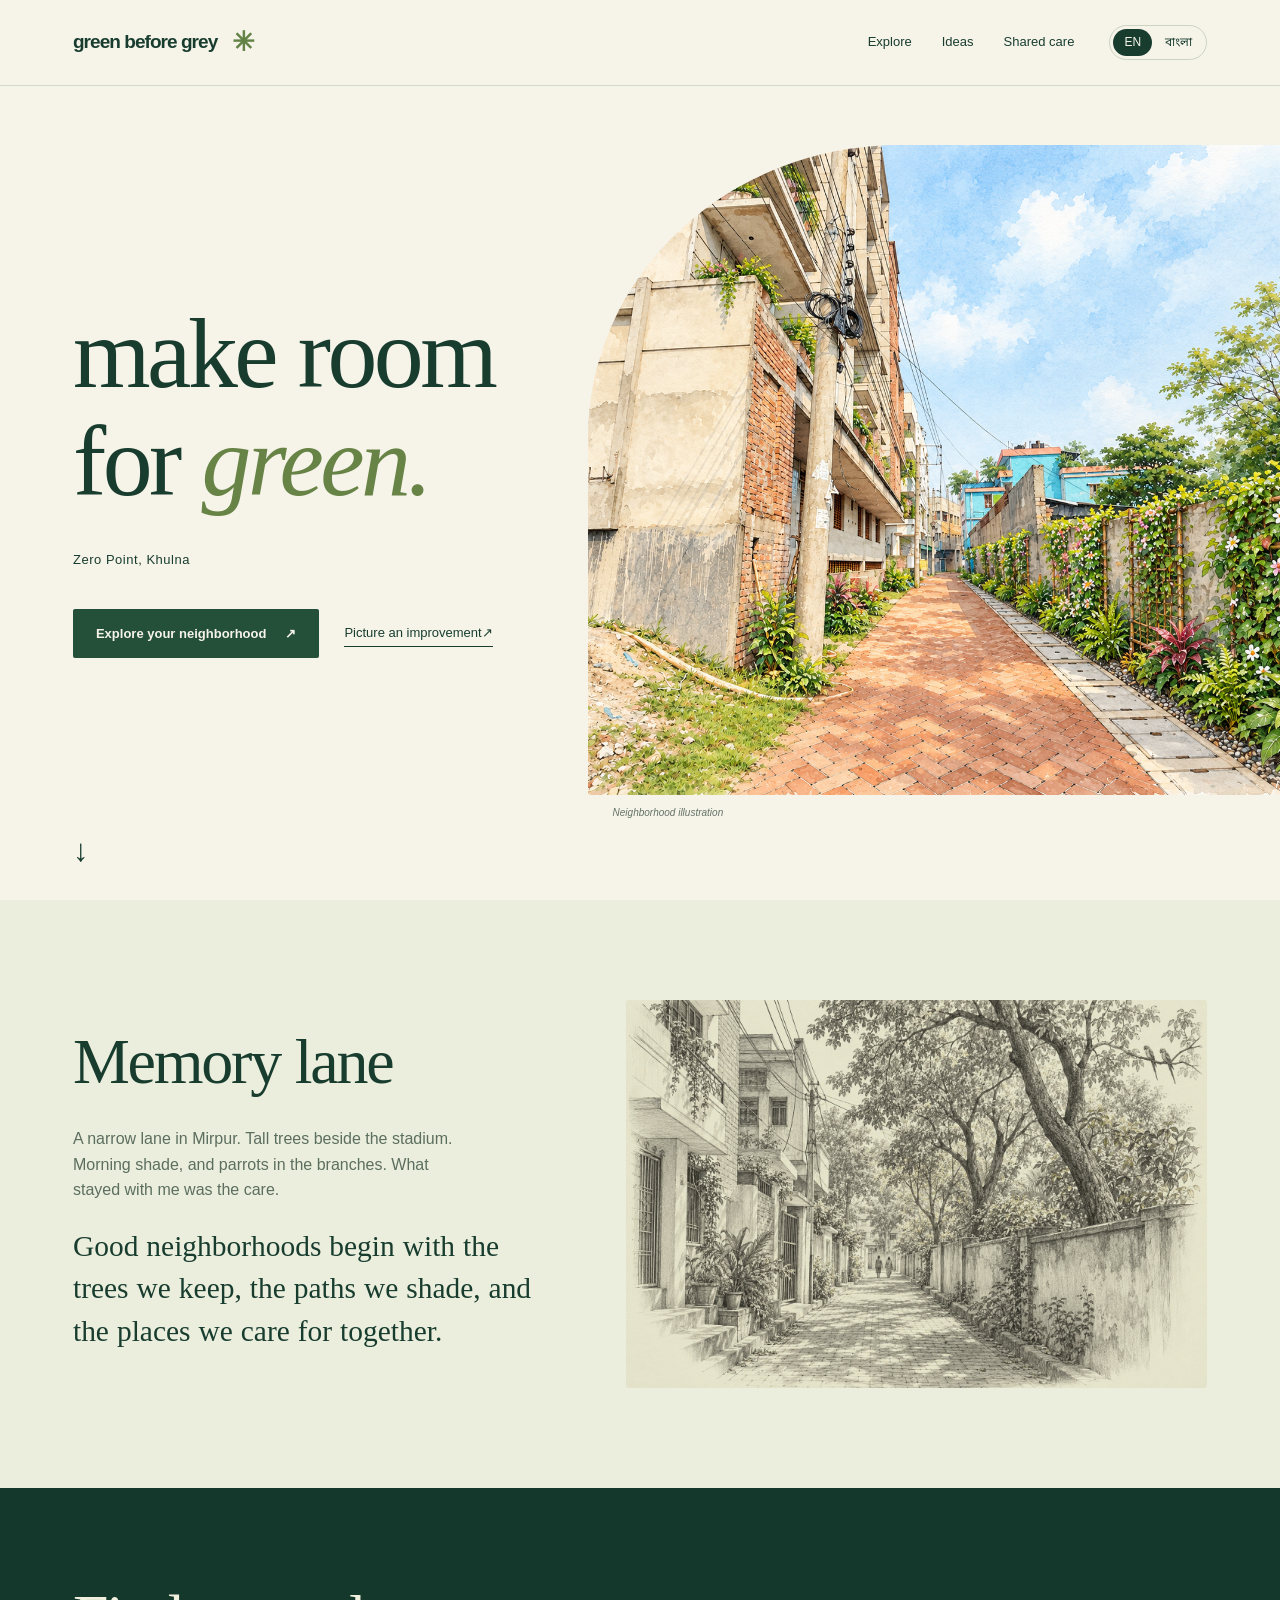
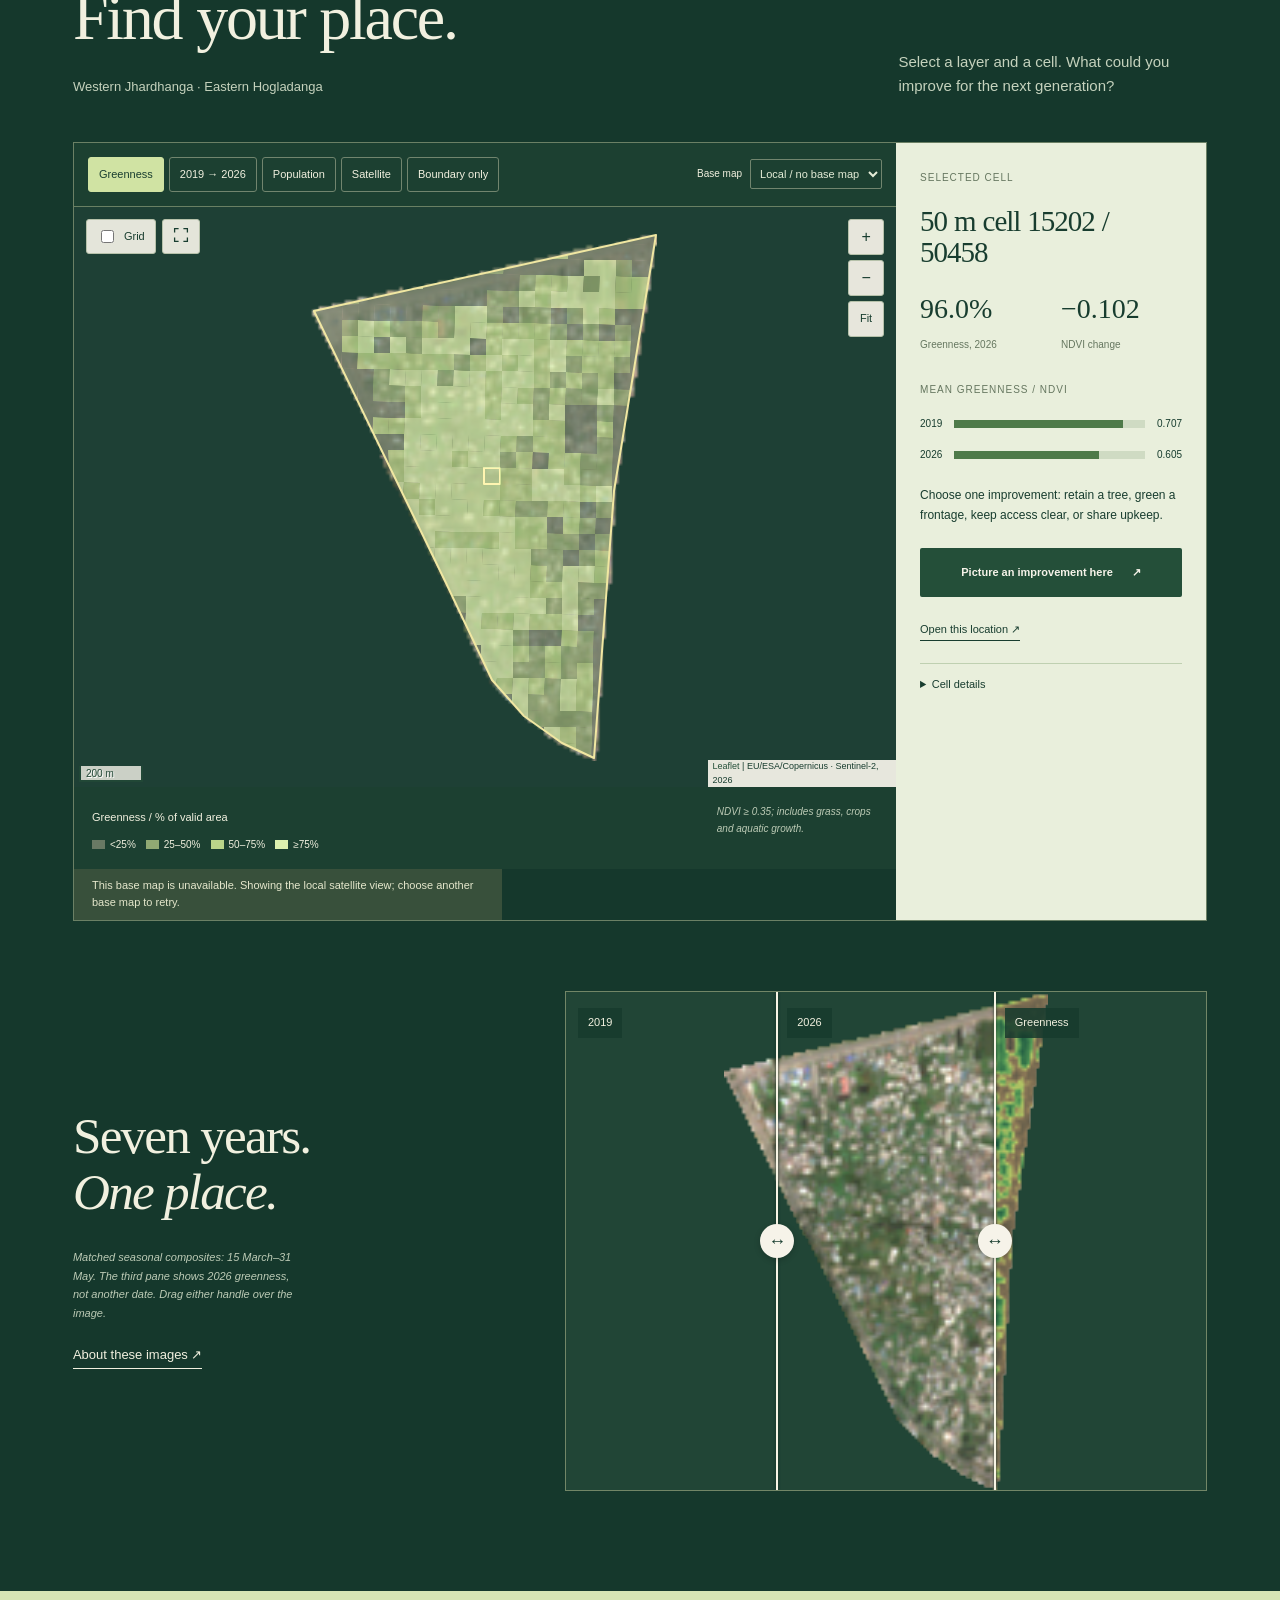
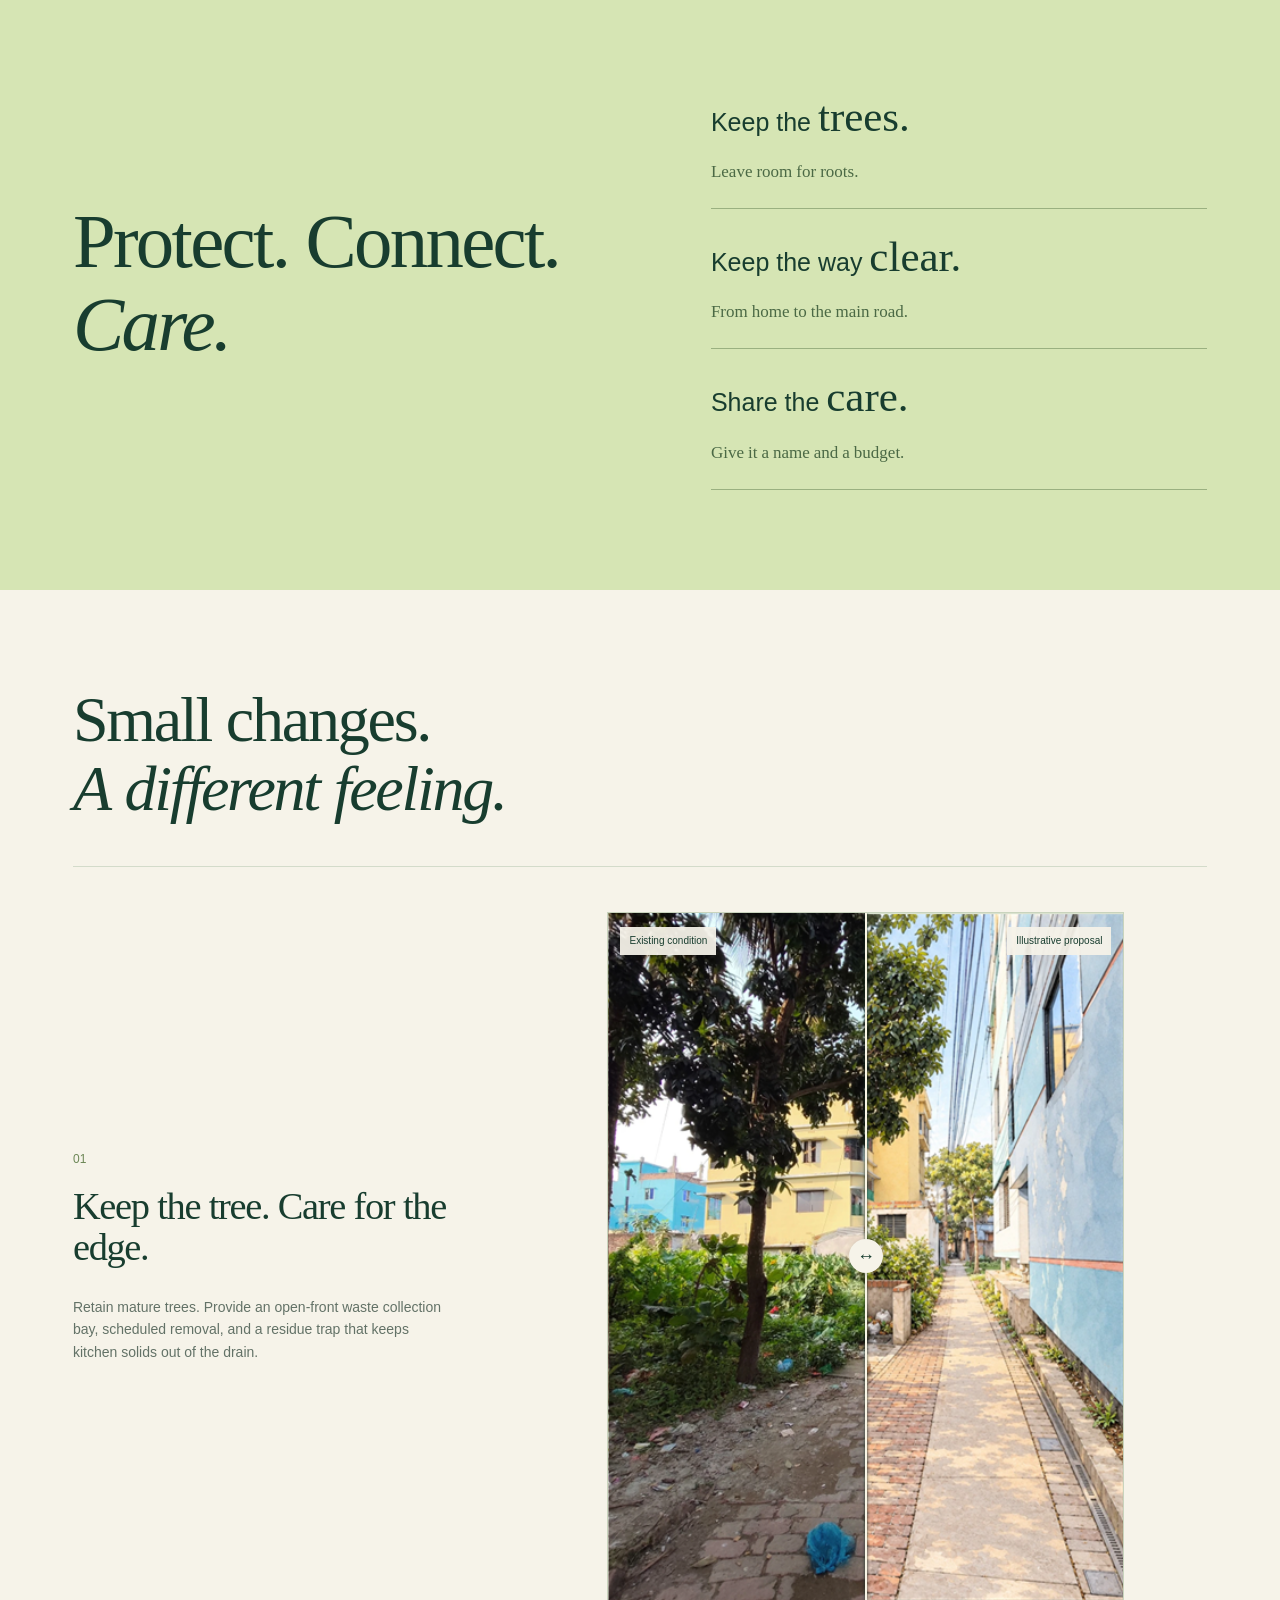
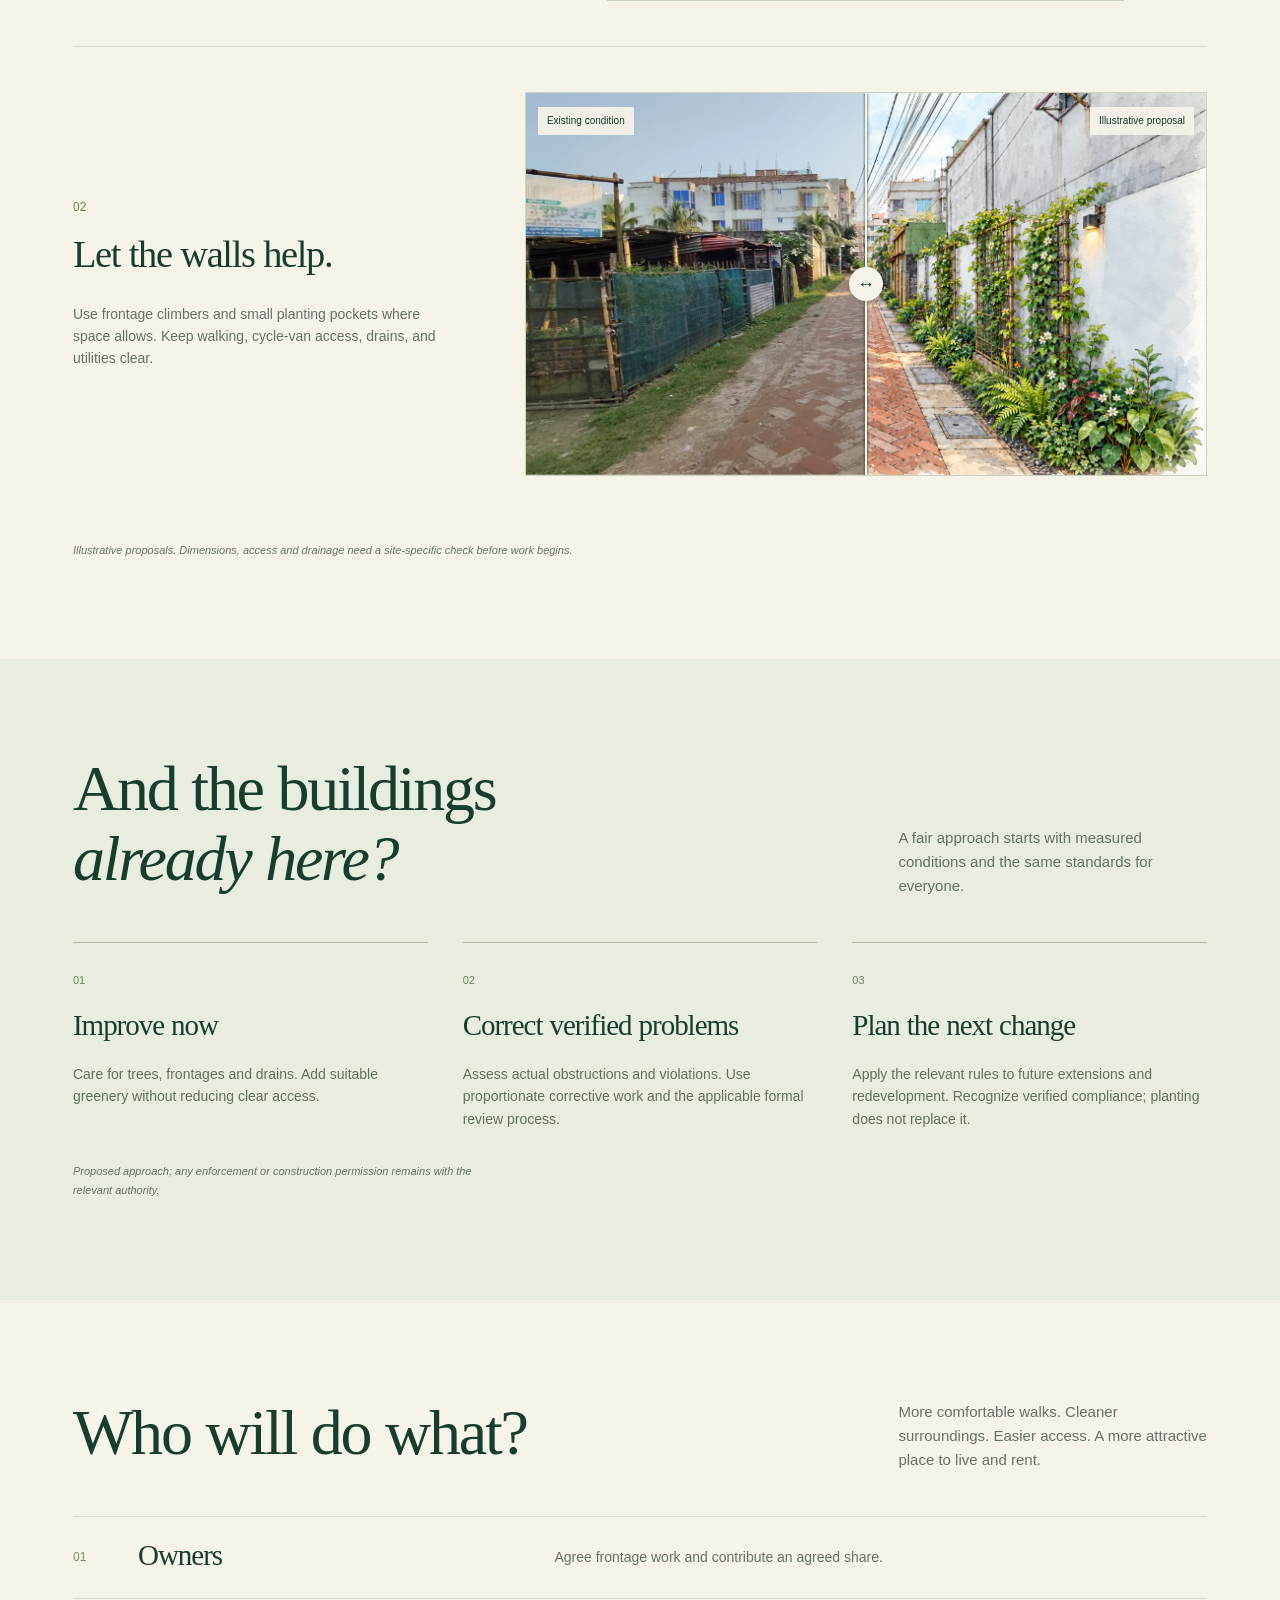
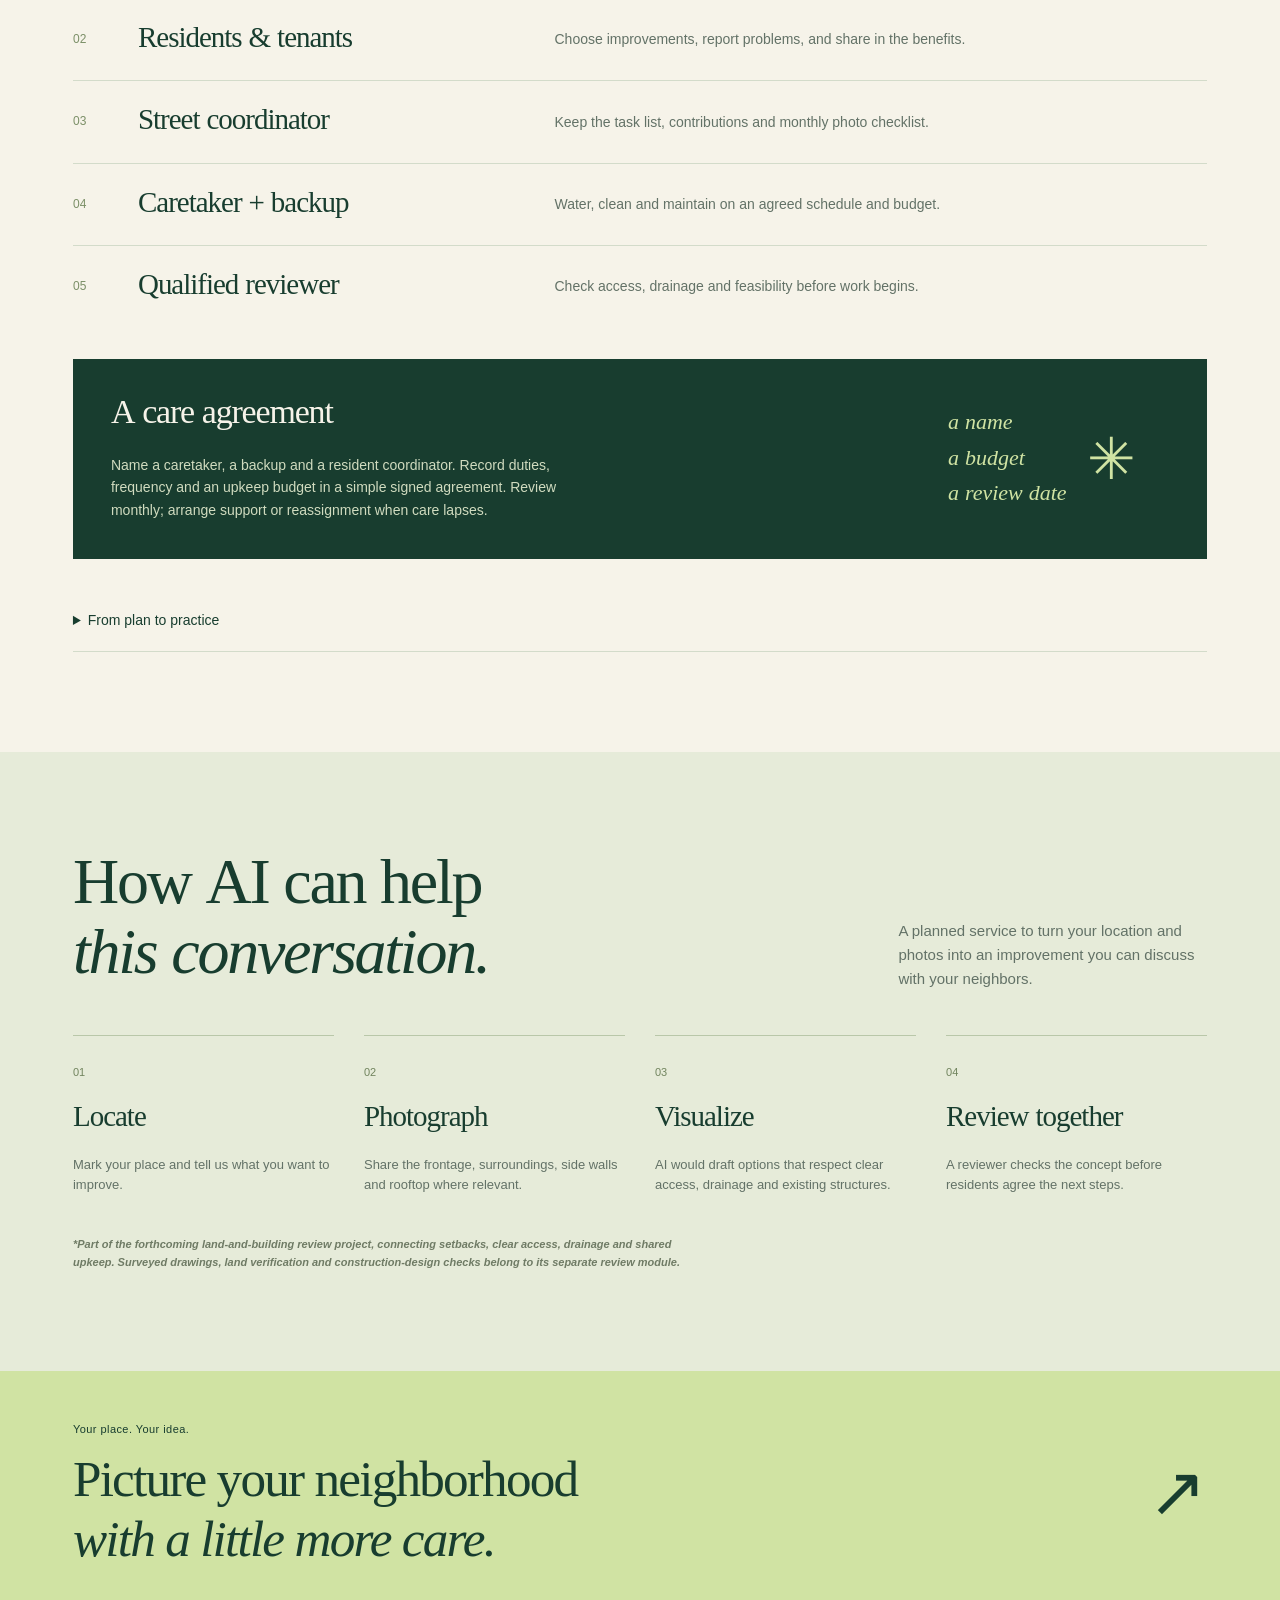
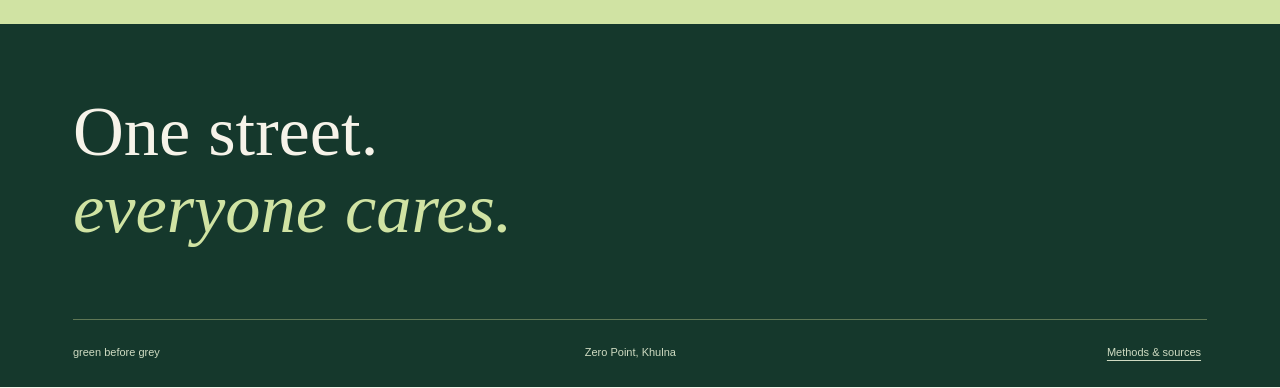
<file: index.html>
<!doctype html><html lang="en"><head><meta charset="utf-8"><meta name="viewport" content="width=device-width,initial-scale=1"><title>Green Before Grey | Make room for green · Khulna</title>
<meta name="description" content="Make room for green. Explore neighborhood greening around Zero Point, Khulna: retain trees, keep access clear, share care, and picture an improvement together."><meta name="robots" content="index,follow,max-image-preview:large"><meta name="referrer" content="strict-origin-when-cross-origin"><meta name="theme-color" content="#153b2e">
<meta property="og:type" content="website"><meta property="og:site_name" content="Green Before Grey"><meta property="og:title" content="Green Before Grey | Make room for green · Khulna"><meta property="og:description" content="A better neighborhood begins with the trees we keep, the paths we shade, and the places we care for together."><meta property="og:locale" content="en_GB"><meta property="og:locale:alternate" content="bn_BD"><meta name="twitter:card" content="summary_large_image"><meta name="twitter:title" content="Green Before Grey | Make room for green"><meta name="twitter:description" content="Resident-led greening, clear access and shared care around Zero Point, Khulna.">
<link rel="icon" href="assets/favicon.svg" type="image/svg+xml"><link rel="stylesheet" href="assets/vendor/leaflet/leaflet.css"><link rel="stylesheet" href="styles.css">
<script id="site-schema" type="application/ld+json">{"@context": "https://schema.org", "@type": "WebSite", "name": "Green Before Grey", "alternateName": "Green Before Gray", "inLanguage": ["en", "bn"], "description": "A resident-facing neighborhood greening prototype near Zero Point, Khulna, Bangladesh."}</script>
<script defer src="assets/vendor/leaflet/leaflet.js"></script><script defer src="data/pilot-data.js"></script><script defer src="site-config.js"></script><script defer src="i18n.js"></script><script defer src="shared.js"></script><script defer src="map-controller.js"></script><script defer src="app.js"></script></head><body ><a class="skip-link" href="#main"><span data-i18n="skip">Skip to content</span></a>
<header class="header"><a class="wordmark" href="#start">green before grey<span class="brand-leaf" aria-hidden="true">✳</span></a>
<nav aria-label="Main navigation"><a href="#explore"><span data-i18n="navMap">Explore</span></a><a href="#ideas"><span data-i18n="navIdeas">Ideas</span></a><a href="#together"><span data-i18n="navCare">Shared care</span></a>
</nav><div class="header-actions"><div class="languages" role="group" data-i18n-aria="language" aria-label="Language"><button type="button" data-language="en" aria-pressed="true">EN</button><button type="button" data-language="bn" aria-pressed="false">বাংলা</button></div><button class="menu-toggle" aria-expanded="false" data-i18n-aria="menu" aria-label="Open navigation">☰</button></div></header><main id="main">
<section class="hero section" id="start"><div class="hero-copy"><h1><span data-i18n-html="hero">make room<br>for <em>green.</em></span></h1><p class="hero-location"><span data-i18n="location">Zero Point, Khulna</span></p><div class="hero-actions"><a class="button primary" href="#explore"><span data-i18n="exploreButton">Explore your neighborhood</span><span aria-hidden="true">↗</span></a><a class="text-link resident-link" href="resident.html" target="_blank" rel="noopener"><span data-i18n="suggest">Picture an improvement</span><span aria-hidden="true">↗</span></a></div></div><figure class="hero-art"><img src="assets/green-lane.webp" data-i18n-aria="heroArt" aria-label="Illustrated neighborhood lane with retained trees, climbers and clear access" width="1536" height="1024" fetchpriority="high"><figcaption><span data-i18n="illustration">Neighborhood illustration</span></figcaption></figure><a class="scroll-note" href="#memory" data-i18n-aria="continue" aria-label="Continue to Memory lane">↓</a></section>
<section class="memory section" id="memory"><div class="memory-copy reveal"><h2 data-i18n="memory">Memory lane</h2><p data-i18n="memoryStory">A narrow lane in Mirpur. Tall trees beside the stadium. Morning shade, and parrots in the branches. What stayed with me was the care.</p><p data-i18n="hook" class="memory-hook">Good neighborhoods begin with the trees we keep, the paths we shade, and the places we care for together.</p></div><figure class="memory-art reveal"><img src="assets/memory-lane.webp" data-i18n-aria="memoryAlt" aria-label="Original pencil illustration of a remembered tree-lined lane in Mirpur" width="1536" height="1024" loading="lazy"></figure></section>
<section class="evidence section" id="explore"><div class="section-heading reveal"><div><h2 data-i18n="mapHeading">Find your place.</h2><p class="locality"><span data-i18n="locality">Western Jhardhanga · Eastern Hogladanga</span></p></div><p data-i18n="mapIntro">Select a layer and a cell. What could you improve for the next generation?</p></div>
<div class="explorer"><div class="map-column"><div class="map-toolbar"><div class="layer-buttons" role="group" data-i18n-aria="layers" aria-label="Map layers"><button data-layer="vegetation" aria-pressed="true"><span data-i18n="vegetation">Greenness</span></button><button data-layer="change" aria-pressed="false">2019 → 2026</button><button data-layer="population" aria-pressed="false"><span data-i18n="population">Population</span></button><button data-layer="satellite" aria-pressed="false"><span data-i18n="satellite">Satellite</span></button><button data-layer="boundary" aria-pressed="false"><span data-i18n="boundaryOnly">Boundary only</span></button></div><label class="basemap-select"><span data-i18n="basemap">Base map</span><select id="basemap-select" data-i18n-aria="basemap" aria-label="Base map"><option value="esri">Esri Satellite</option><option value="streets">Esri Streets</option><option value="light">Esri Light</option><option value="dark">Esri Dark</option><option value="osm">OpenStreetMap</option><option value="offline">Local / no base map</option></select></label></div>
<div class="map-surface"><div id="evidence-map" data-i18n-aria="mapAria" aria-label="Interactive neighborhood map"></div><div id="google-map" hidden></div><div class="map-corner"><label><input type="checkbox" id="show-grid"><span data-i18n="gridLines">Grid</span></label><button type="button" id="map-fullscreen" data-i18n-aria="fullscreen" aria-label="Expand the map"><svg width="16" height="16" viewBox="0 0 20 20" aria-hidden="true"><path d="M7 2H2v5M13 2h5v5M18 13v5h-5M7 18H2v-5" fill="none" stroke="currentColor" stroke-width="1.6"/></svg></button></div><div class="map-controls"><button type="button" id="zoom-in" data-i18n-aria="zoomIn" aria-label="Zoom in">+</button><button type="button" id="zoom-out" data-i18n-aria="zoomOut" aria-label="Zoom out">−</button><button type="button" id="zoom-reset"><span data-i18n="fit">Fit</span></button></div></div>
<div class="map-legend"><div><span id="legend-title"></span><div id="legend-swatches"></div></div><p id="layer-note" class="technical"></p></div><p id="basemap-status" class="basemap-status" role="status" hidden></p></div>
<aside class="cell-panel"><span class="small-label"><span data-i18n="selected">Selected cell</span></span><h3 id="cell-title"></h3><div id="cell-measures" class="cell-measures"></div><div class="ndvi-comparison"><span class="small-label"><span data-i18n="meanGreenness">Mean greenness / NDVI</span></span><div class="bar-row"><span>2019</span><div><i id="ndvi-old-bar"></i></div><b id="ndvi-old">—</b></div><div class="bar-row"><span>2026</span><div><i id="ndvi-new-bar"></i></div><b id="ndvi-new">—</b></div></div><p id="cell-action"></p><a id="cell-request" class="button primary resident-link" href="resident.html" target="_blank" rel="noopener"><span data-i18n="cellRequest">Picture an improvement here</span><span>↗</span></a><a id="cell-open" class="text-link" href="https://www.google.com/maps" target="_blank" rel="noopener"><span data-i18n="openLocation">Open this location</span> ↗</a><details class="cell-details"><summary><span data-i18n="cellDetails">Cell details</span></summary><p id="cell-coverage" class="technical"></p><p class="technical"><span data-i18n="populationNote">Optical: 50 m cells. Population: GHSL 2020, retained in 250 m cells.</span></p></details></aside></div>
<div class="compare-block reveal"><div class="compare-copy"><h3 data-i18n-html="compareHeading">Seven years.<br><em>One place.</em></h3><p class="technical"><span data-i18n="compareNote">Matched seasonal composites: 15 March–31 May. The third pane shows 2026 greenness, not another date. Drag either handle over the image.</span></p><button type="button" class="text-link" data-open-methods><span data-i18n="aboutImages">About these images</span> ↗</button></div>
<div class="triple" id="satellite-compare"><img src="assets/rgb2019.png" alt="2019 Sentinel-2 composite"><img class="triple-middle" src="assets/rgb2026.png" alt="2026 Sentinel-2 composite"><img class="triple-right" src="assets/ndvi2026.png" data-i18n-aria="greennessImage" aria-label="2026 NDVI display, aligned to the same imagery extent"><span class="pane-label pane-one">2019</span><span class="pane-label pane-two">2026</span><span class="pane-label pane-three"><span data-i18n="vegetation">Greenness</span></span><button type="button" class="swipe-handle handle-a" role="slider" aria-valuemin="0" aria-valuemax="100" aria-valuenow="33" data-i18n-aria="compareA" aria-label="Compare 2019 and 2026"><span>↔</span></button><button type="button" class="swipe-handle handle-b" role="slider" aria-valuemin="0" aria-valuemax="100" aria-valuenow="67" data-i18n-aria="compareB" aria-label="Compare 2026 imagery and greenness"><span>↔</span></button></div></div></section>
<section class="principles section" id="ideas"><h2 class="reveal"><span data-i18n-html="principles">Protect. Connect.<br><em>Care.</em></span></h2><div class="principle-lines"><p class="reveal"><span data-i18n-html="protectLine">Keep the <strong>trees.</strong><br><em>Leave room for roots.</em></span></p><p class="reveal"><span data-i18n-html="connectLine">Keep the way <strong>clear.</strong><br><em>From home to the main road.</em></span></p><p class="reveal"><span data-i18n-html="careLine">Share the <strong>care.</strong><br><em>Give it a name and a budget.</em></span></p></div></section>
<section class="concepts section"><div class="section-heading reveal"><h2 data-i18n-html="conceptHeading">Small changes.<br><em>A different feeling.</em></h2></div>
<article class="site-concept reveal"><div class="site-copy"><span class="site-number">01</span><h3 data-i18n="siteTitle1">Keep the tree. Care for the edge.</h3><p data-i18n="siteCaption1">Retain mature trees. Provide an open-front waste collection bay, scheduled removal, and a residue trap that keeps kitchen solids out of the drain.</p></div>
<div class="swipe portrait" data-swipe><img class="swipe-base" src="assets/field/site-01-proposal.png" data-i18n-aria="proposalAlt1" aria-label="Illustrative greening proposal for site 1" loading="lazy"><img class="swipe-before" src="assets/field/site-01-existing.png" data-i18n-aria="existingAlt1" aria-label="Existing condition at site 1" loading="lazy"><span class="swipe-label left"><span data-i18n="existing">Existing condition</span></span><span class="swipe-label right"><span data-i18n="proposal">Illustrative proposal</span></span><button type="button" class="swipe-handle" role="slider" tabindex="0" aria-valuemin="0" aria-valuemax="100" aria-valuenow="50" data-i18n-aria="compare" aria-label="Drag to compare the images"><span aria-hidden="true">↔</span></button></div></article>
<article class="site-concept reveal"><div class="site-copy"><span class="site-number">02</span><h3 data-i18n="siteTitle2">Let the walls help.</h3><p data-i18n="siteCaption2">Use frontage climbers and small planting pockets where space allows. Keep walking, cycle-van access, drains, and utilities clear.</p></div>
<div class="swipe " data-swipe><img class="swipe-base" src="assets/field/site-02-proposal.png" data-i18n-aria="proposalAlt2" aria-label="Illustrative greening proposal for site 2" loading="lazy"><img class="swipe-before" src="assets/field/site-02-existing.png" data-i18n-aria="existingAlt2" aria-label="Existing condition at site 2" loading="lazy"><span class="swipe-label left"><span data-i18n="existing">Existing condition</span></span><span class="swipe-label right"><span data-i18n="proposal">Illustrative proposal</span></span><button type="button" class="swipe-handle" role="slider" tabindex="0" aria-valuemin="0" aria-valuemax="100" aria-valuenow="50" data-i18n-aria="compare" aria-label="Drag to compare the images"><span aria-hidden="true">↔</span></button></div></article>
<p class="technical concept-note"><span data-i18n="conceptFootnote">Illustrative proposals. Dimensions, access and drainage need a site-specific check before work begins.</span></p></section>
<section class="existing-buildings section"><div class="section-heading reveal"><h2 data-i18n-html="existingBuildings">And the buildings<br><em>already here?</em></h2><p data-i18n="existingBuildingsIntro">A fair approach starts with measured conditions and the same standards for everyone.</p></div><div class="building-paths"><article class="reveal"><span>01</span><h3 data-i18n="improveNow">Improve now</h3><p data-i18n="improveText">Care for trees, frontages and drains. Add suitable greenery without reducing clear access.</p></article><article class="reveal"><span>02</span><h3 data-i18n="correctProblems">Correct verified problems</h3><p data-i18n="correctText">Assess actual obstructions and violations. Use proportionate corrective work and the applicable formal review process.</p></article><article class="reveal"><span>03</span><h3 data-i18n="nextChange">Plan the next change</h3><p data-i18n="nextChangeText">Apply the relevant rules to future extensions and redevelopment. Recognize verified compliance; planting does not replace it.</p></article></div><p class="technical"><span data-i18n="buildingNote">Proposed approach; any enforcement or construction permission remains with the relevant authority.</span></p></section>
<section class="together section" id="together"><div class="section-heading reveal"><h2 data-i18n="who">Who will do what?</h2><p data-i18n="benefits">More comfortable walks. Cleaner surroundings. Easier access. A more attractive place to live and rent.</p></div><div class="responsibility-list">
<article class="reveal"><span class="role-index">01</span><h3 data-i18n="owners">Owners</h3><p data-i18n="ownersTask">Agree frontage work and contribute an agreed share.</p></article><article class="reveal"><span class="role-index">02</span><h3 data-i18n="residents">Residents &amp; tenants</h3><p data-i18n="residentsTask">Choose improvements, report problems, and share in the benefits.</p></article><article class="reveal"><span class="role-index">03</span><h3 data-i18n="coordinator">Street coordinator</h3><p data-i18n="coordinatorTask">Keep the task list, contributions and monthly photo checklist.</p></article><article class="reveal"><span class="role-index">04</span><h3 data-i18n="caretaker">Caretaker + backup</h3><p data-i18n="caretakerTask">Water, clean and maintain on an agreed schedule and budget.</p></article><article class="reveal"><span class="role-index">05</span><h3 data-i18n="reviewer">Qualified reviewer</h3><p data-i18n="reviewerTask">Check access, drainage and feasibility before work begins.</p></article></div>
<div class="care-agreement reveal"><div><h3 data-i18n="agreement">A care agreement</h3><p data-i18n="agreementText">Name a caretaker, a backup and a resident coordinator. Record duties, frequency and an upkeep budget in a simple signed agreement. Review monthly; arrange support or reassignment when care lapses.</p></div><div class="care-stamp"><span><span data-i18n-html="careStamp">a name<br>a budget<br>a review date</span></span><span aria-hidden="true">✳</span></div></div>
<details class="practice"><summary><span data-i18n="practice">From plan to practice</span></summary><ol><li><strong data-i18n="verify">Verify</strong><p data-i18n="verifyText">Measure access, inspect trees and drainage, and confirm ownership.</p></li><li><strong data-i18n="agree">Agree</strong><p data-i18n="agreeText">Secure owner consent, finalize the layout and agree costs.</p></li><li><strong data-i18n="pilot">Pilot</strong><p data-i18n="pilotText">Implement one manageable street segment with participating households.</p></li><li><strong data-i18n="review">Review</strong><p data-i18n="reviewText">Check plant survival, waste collection, drainage and clear passage monthly.</p></li></ol></details></section>
<section class="ai-section section" id="ai"><div class="section-heading reveal"><h2 data-i18n-html="aiHeading">How AI can help<br><em>this conversation.</em></h2><p data-i18n="aiIntro">A planned service to turn your location and photos into an improvement you can discuss with your neighbors.</p></div><div class="ai-steps"><article class="reveal"><span>01</span><h3 data-i18n="locateStep">Locate</h3><p data-i18n="locateStepText">Mark your place and tell us what you want to improve.</p></article><article class="reveal"><span>02</span><h3 data-i18n="photoStep">Photograph</h3><p data-i18n="photoStepText">Share the frontage, surroundings, side walls and rooftop where relevant.</p></article><article class="reveal"><span>03</span><h3 data-i18n="imagineStep">Visualize</h3><p data-i18n="imagineStepText">AI would draft options that respect clear access, drainage and existing structures.</p></article><article class="reveal"><span>04</span><h3 data-i18n="reviewStep">Review together</h3><p data-i18n="reviewStepText">A reviewer checks the concept before residents agree the next steps.</p></article></div><p class="wildcard"><span data-i18n="wildcard">*Part of the forthcoming land-and-building review project, connecting setbacks, clear access, drainage and shared upkeep. Surveyed drawings, land verification and construction-design checks belong to its separate review module.</span></p></section>
<a class="request-ribbon resident-link" href="resident.html" target="_blank" rel="noopener"><span><span data-i18n="ribbonSmall" class="ribbon-small">Your place. Your idea.</span><span data-i18n-html="ribbon" class="ribbon-title">Picture your neighborhood<br><em>with a little more care.</em></span></span><span class="ribbon-arrow" aria-hidden="true">↗</span></a>
</main><footer class="footer"><p class="closing"><span data-i18n-html="closing">One street.<br><em>everyone cares.</em></span></p><div class="footer-bottom"><span>green before grey</span><span data-i18n="footerLocation">Zero Point, Khulna</span><button type="button" data-open-methods><span data-i18n="methods">Methods &amp; sources</span></button></div></footer><dialog id="methods-dialog" class="methods-dialog"><div class="dialog-top"><h2 data-i18n="methods">Methods &amp; sources</h2><button type="button" data-close-methods data-i18n-aria="close" aria-label="Close">×</button></div>
<details open><summary><span data-i18n="methodImagery">Imagery and greenness</span></summary><p data-i18n="methodImageryText">Sentinel-2 surface reflectance: matched composites for 15 March–31 May, 2019 and 2026. NDVI compares near-infrared and red reflectance. The 0.35 threshold includes grass, crops and aquatic growth as well as trees. It is not a tree-canopy inventory.</p>
<p data-i18n="methodCoverage">Cloud Score+ ≥ 0.60, scene-classification masks and at least three valid observations per pixel. Optical summaries use exact pixel-overlap weighting in clipped 50 m cells.</p></details>
<details><summary><span data-i18n="methodGrid">Grid references and population</span></summary><p data-i18n="methodGridText">50 m IDs are UTM Zone 45N grid coordinates divided by 50: they locate a grid cell, not a land parcel. The pilot covers 93.42 ha and contains 423 clipped optical cells. Population is a GHSL 2020 model with 100 m source pixels, retained in the original 250 m reporting cells.</p></details>
<details><summary><span data-i18n="methodContext">Context and illustrations</span></summary><p data-i18n="methodContextText">The boundary is a user-drawn study area near Zero Point. The locality description—western Jhardhanga and eastern Hogladanga—is supplied by the field observer. Satellite change alone does not identify its cause. Temperature and air quality were not assessed. Concept images are AI-assisted illustrations; existing-condition images are field photographs. Memory lane is an imagined illustration based on a resident’s recollection.</p></details>
<div class="source-links"><a href="https://developers.google.com/earth-engine/datasets/catalog/COPERNICUS_S2_SR_HARMONIZED" target="_blank" rel="noopener">Sentinel-2 ↗</a><a href="https://developers.google.com/earth-engine/datasets/catalog/GOOGLE_CLOUD_SCORE_PLUS_V1_S2_HARMONIZED" target="_blank" rel="noopener">Cloud Score+ ↗</a><a href="https://developers.google.com/earth-engine/datasets/catalog/JRC_GHSL_P2023A_GHS_POP" target="_blank" rel="noopener">GHSL ↗</a></div>
<div class="source-links downloads"><a href="data/pilot-grid.geojson" data-download="fine-grid" download="Green_Before_Grey_50m_Grid.geojson"><span data-i18n="downloadGrid">50 m grid</span></a><a href="data/pilot-table.csv" data-download="fine-table" download="Green_Before_Grey_50m_Table.csv"><span data-i18n="downloadTable">Cell table</span></a><a href="data/pilot-boundary.geojson" data-download="boundary" download="Pilot_Boundary.geojson"><span data-i18n="downloadBoundary">Boundary</span></a><a href="data/source-scenes.csv" data-download="scenes" download="Source_Scenes.csv"><span data-i18n="downloadScenes">Scene list</span></a><a href="data/population-grid-250m.geojson" data-download="population" download="Population_Context_250m.geojson"><span data-i18n="downloadPopulation">Population context</span></a></div></dialog><div id="announcement" class="sr-only" aria-live="polite"></div><noscript><p class="noscript">Enable JavaScript for the map, language switch and image comparisons.</p></noscript></body></html>
</file>
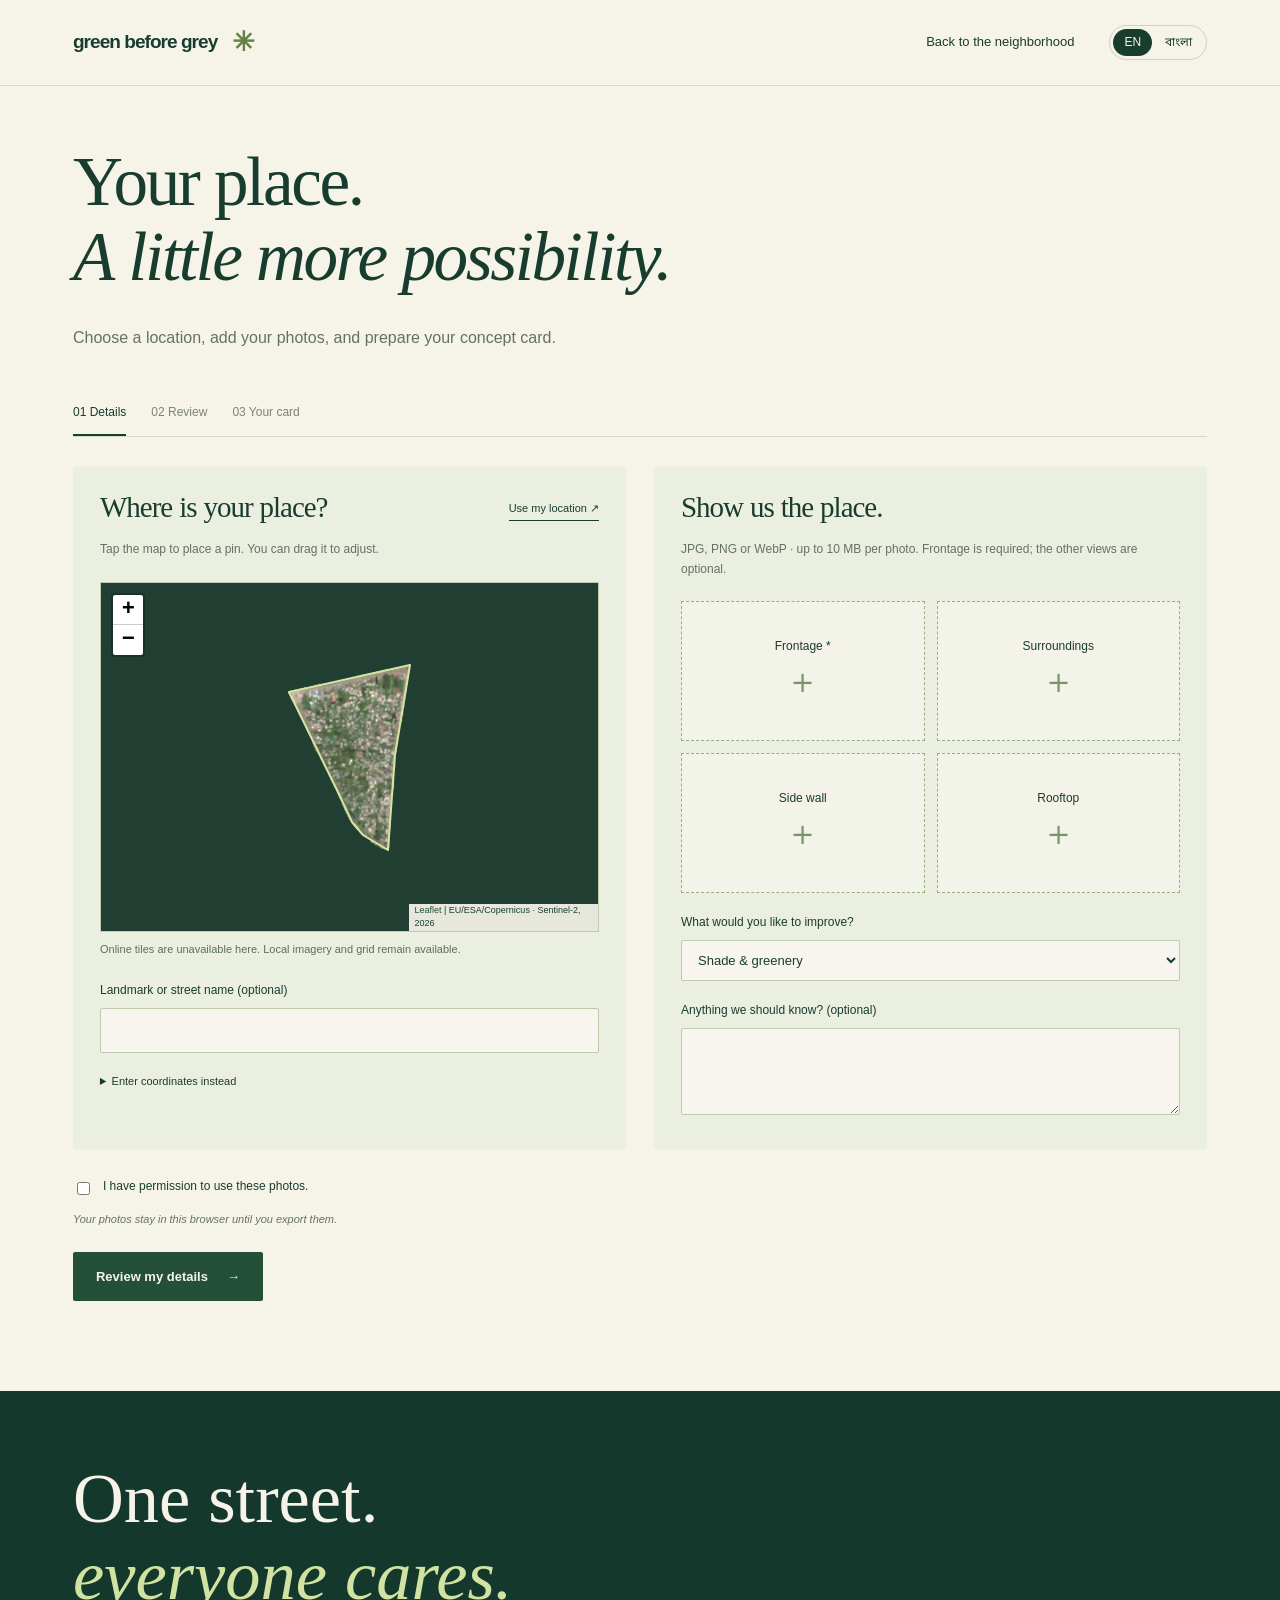
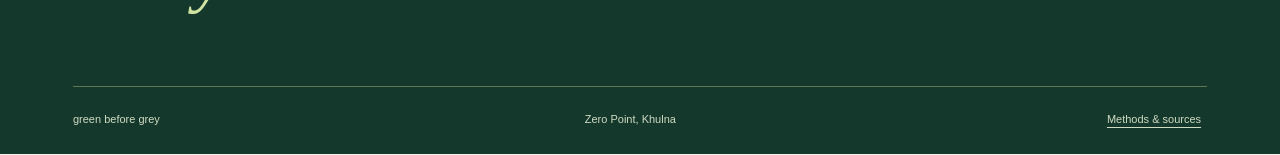
<file: resident.html>
<!doctype html><html lang="en"><head><meta charset="utf-8"><meta name="viewport" content="width=device-width,initial-scale=1"><title>Your neighborhood idea | Green Before Grey</title>
<meta name="description" content="Make room for green. Explore neighborhood greening around Zero Point, Khulna: retain trees, keep access clear, share care, and picture an improvement together."><meta name="robots" content="index,follow,max-image-preview:large"><meta name="referrer" content="strict-origin-when-cross-origin"><meta name="theme-color" content="#153b2e">
<meta property="og:type" content="website"><meta property="og:site_name" content="Green Before Grey"><meta property="og:title" content="Your neighborhood idea | Green Before Grey"><meta property="og:description" content="A better neighborhood begins with the trees we keep, the paths we shade, and the places we care for together."><meta property="og:locale" content="en_GB"><meta property="og:locale:alternate" content="bn_BD"><meta name="twitter:card" content="summary_large_image"><meta name="twitter:title" content="Green Before Grey | Make room for green"><meta name="twitter:description" content="Resident-led greening, clear access and shared care around Zero Point, Khulna.">
<link rel="icon" href="assets/favicon.svg" type="image/svg+xml"><link rel="stylesheet" href="assets/vendor/leaflet/leaflet.css"><link rel="stylesheet" href="styles.css">
<script id="site-schema" type="application/ld+json">{"@context": "https://schema.org", "@type": "WebSite", "name": "Green Before Grey", "alternateName": "Green Before Gray", "inLanguage": ["en", "bn"], "description": "A resident-facing neighborhood greening prototype near Zero Point, Khulna, Bangladesh."}</script>
<script defer src="assets/vendor/leaflet/leaflet.js"></script><script defer src="data/pilot-data.js"></script><script defer src="site-config.js"></script><script defer src="i18n.js"></script><script defer src="shared.js"></script><script defer src="resident.js"></script></head><body class="resident-page"><a class="skip-link" href="#main"><span data-i18n="skip">Skip to content</span></a>
<header class="header"><a class="wordmark" href="index.html">green before grey<span class="brand-leaf" aria-hidden="true">✳</span></a>
<nav aria-label="Main navigation"><a href="index.html"><span data-i18n="backHome">Back to the neighborhood</span></a>
</nav><div class="header-actions"><div class="languages" role="group" data-i18n-aria="language" aria-label="Language"><button type="button" data-language="en" aria-pressed="true">EN</button><button type="button" data-language="bn" aria-pressed="false">বাংলা</button></div><button class="menu-toggle" aria-expanded="false" data-i18n-aria="menu" aria-label="Open navigation">☰</button></div></header><main id="main" class="request-main"><div class="request-heading"><h1 data-i18n-html="requestHeading">Your place.<br><em>A little more possibility.</em></h1><p data-i18n="requestIntro">Choose a location, add your photos, and prepare your concept card.</p></div><div class="request-progress" role="list"><span id="progress-one" class="active">01 <span data-i18n="details">Details</span></span><span id="progress-two">02 <span data-i18n="reviewShort">Review</span></span><span id="progress-three">03 <span data-i18n="card">Your card</span></span></div>
<form id="resident-form" novalidate><div class="request-grid"><section class="location-card"><div class="card-title"><h2 data-i18n="pinHeading">Where is your place?</h2><button type="button" class="text-link" id="use-location"><span data-i18n="useLocation">Use my location</span> ↗</button></div><p class="small"><span data-i18n="pinHelp">Tap the map to place a pin. You can drag it to adjust.</span></p><div id="request-map" data-i18n-aria="requestMap" aria-label="Select your location on the map"></div><p id="location-status" class="form-status" role="status"></p><label class="field-label" for="place-name"><span data-i18n="placeName">Landmark or street name (optional)</span></label><input id="place-name" name="placeName" maxlength="160" autocomplete="street-address"><details class="manual-location"><summary><span data-i18n="manualLocation">Enter coordinates instead</span></summary><div class="coordinate-fields"><label><span data-i18n="latitude">Latitude</span><input id="latitude" type="number" min="-90" max="90" step="any"></label><label><span data-i18n="longitude">Longitude</span><input id="longitude" type="number" min="-180" max="180" step="any"></label><button id="set-coordinates" type="button"><span data-i18n="setPin">Set pin</span></button></div></details></section>
<section class="photo-card"><h2 data-i18n="photoHeading">Show us the place.</h2><p class="small"><span data-i18n="photoHelp">JPG, PNG or WebP · up to 10 MB per photo. Frontage is required; the other views are optional.</span></p><div class="photo-inputs"><label class="photo-slot" for="photo-frontage"><span class="photo-slot-title"><span data-i18n="photoRolefrontage">Frontage *</span></span><span class="photo-plus" aria-hidden="true">＋</span><img id="preview-frontage" alt="" hidden><span class="photo-file-name" id="filename-frontage"></span><input id="photo-frontage" type="file" accept="image/jpeg,image/png,image/webp" data-photo-role="frontage" required></label><label class="photo-slot" for="photo-surroundings"><span class="photo-slot-title"><span data-i18n="photoRolesurroundings">Surroundings</span></span><span class="photo-plus" aria-hidden="true">＋</span><img id="preview-surroundings" alt="" hidden><span class="photo-file-name" id="filename-surroundings"></span><input id="photo-surroundings" type="file" accept="image/jpeg,image/png,image/webp" data-photo-role="surroundings"></label><label class="photo-slot" for="photo-sidewall"><span class="photo-slot-title"><span data-i18n="photoRolesidewall">Side wall</span></span><span class="photo-plus" aria-hidden="true">＋</span><img id="preview-sidewall" alt="" hidden><span class="photo-file-name" id="filename-sidewall"></span><input id="photo-sidewall" type="file" accept="image/jpeg,image/png,image/webp" data-photo-role="sidewall"></label><label class="photo-slot" for="photo-rooftop"><span class="photo-slot-title"><span data-i18n="photoRolerooftop">Rooftop</span></span><span class="photo-plus" aria-hidden="true">＋</span><img id="preview-rooftop" alt="" hidden><span class="photo-file-name" id="filename-rooftop"></span><input id="photo-rooftop" type="file" accept="image/jpeg,image/png,image/webp" data-photo-role="rooftop"></label></div><label class="field-label" for="improvement"><span data-i18n="improvement">What would you like to improve?</span></label><select id="improvement" name="improvement"><option value="shade">Shade &amp; greenery</option><option value="frontage">Frontage &amp; climbers</option><option value="waste">Waste collection &amp; care</option><option value="access">Clear access &amp; drainage</option></select><label class="field-label" for="resident-notes"><span data-i18n="notes">Anything we should know? (optional)</span></label><textarea id="resident-notes" name="notes" maxlength="1200" rows="3"></textarea></section></div><label class="consent"><input id="photo-consent" type="checkbox" required><span data-i18n="consent">I have permission to use these photos.</span></label><p class="technical"><span data-i18n="localPhotos">Your photos stay in this browser until you export them.</span></p><p id="form-error" class="form-error" role="alert" hidden></p><button type="submit" class="button primary"><span data-i18n="reviewDetails">Review my details</span> →</button></form>
<section id="request-review" class="request-review" hidden><h2 data-i18n="reviewHeading">Your idea, together.</h2><div id="review-summary"></div><div id="review-photos" class="review-photos"></div><div class="request-actions"><button type="button" id="edit-details" class="button light"><span data-i18n="edit">Edit details</span></button><button type="button" id="create-card" class="button primary"><span data-i18n="prepare">Create my concept card</span> →</button></div></section>
<section id="request-result" class="request-result" hidden><h2 data-i18n="resultHeading">Your concept card.</h2><p id="result-status" role="status"></p><img id="result-image" data-i18n-aria="resultAlt" aria-label="Your neighborhood concept status card"><div class="request-actions"><button type="button" id="download-card" class="button primary"><span data-i18n="downloadCard">Download image</span></button><button type="button" id="download-request" class="button light"><span data-i18n="downloadRequest">Save photos &amp; details</span></button><button type="button" id="start-again" class="text-link"><span data-i18n="startAgain">Start again</span></button></div></section></main><footer class="footer"><p class="closing"><span data-i18n-html="closing">One street.<br><em>everyone cares.</em></span></p><div class="footer-bottom"><span>green before grey</span><span data-i18n="footerLocation">Zero Point, Khulna</span><button type="button" data-open-methods><span data-i18n="methods">Methods &amp; sources</span></button></div></footer><dialog id="methods-dialog" class="methods-dialog"><div class="dialog-top"><h2 data-i18n="methods">Methods &amp; sources</h2><button type="button" data-close-methods data-i18n-aria="close" aria-label="Close">×</button></div>
<details open><summary><span data-i18n="methodImagery">Imagery and greenness</span></summary><p data-i18n="methodImageryText">Sentinel-2 surface reflectance: matched composites for 15 March–31 May, 2019 and 2026. NDVI compares near-infrared and red reflectance. The 0.35 threshold includes grass, crops and aquatic growth as well as trees. It is not a tree-canopy inventory.</p>
<p data-i18n="methodCoverage">Cloud Score+ ≥ 0.60, scene-classification masks and at least three valid observations per pixel. Optical summaries use exact pixel-overlap weighting in clipped 50 m cells.</p></details>
<details><summary><span data-i18n="methodGrid">Grid references and population</span></summary><p data-i18n="methodGridText">50 m IDs are UTM Zone 45N grid coordinates divided by 50: they locate a grid cell, not a land parcel. The pilot covers 93.42 ha and contains 423 clipped optical cells. Population is a GHSL 2020 model with 100 m source pixels, retained in the original 250 m reporting cells.</p></details>
<details><summary><span data-i18n="methodContext">Context and illustrations</span></summary><p data-i18n="methodContextText">The boundary is a user-drawn study area near Zero Point. The locality description—western Jhardhanga and eastern Hogladanga—is supplied by the field observer. Satellite change alone does not identify its cause. Temperature and air quality were not assessed. Concept images are AI-assisted illustrations; existing-condition images are field photographs. Memory lane is an imagined illustration based on a resident’s recollection.</p></details>
<div class="source-links"><a href="https://developers.google.com/earth-engine/datasets/catalog/COPERNICUS_S2_SR_HARMONIZED" target="_blank" rel="noopener">Sentinel-2 ↗</a><a href="https://developers.google.com/earth-engine/datasets/catalog/GOOGLE_CLOUD_SCORE_PLUS_V1_S2_HARMONIZED" target="_blank" rel="noopener">Cloud Score+ ↗</a><a href="https://developers.google.com/earth-engine/datasets/catalog/JRC_GHSL_P2023A_GHS_POP" target="_blank" rel="noopener">GHSL ↗</a></div>
<div class="source-links downloads"><a href="data/pilot-grid.geojson" data-download="fine-grid" download="Green_Before_Grey_50m_Grid.geojson"><span data-i18n="downloadGrid">50 m grid</span></a><a href="data/pilot-table.csv" data-download="fine-table" download="Green_Before_Grey_50m_Table.csv"><span data-i18n="downloadTable">Cell table</span></a><a href="data/pilot-boundary.geojson" data-download="boundary" download="Pilot_Boundary.geojson"><span data-i18n="downloadBoundary">Boundary</span></a><a href="data/source-scenes.csv" data-download="scenes" download="Source_Scenes.csv"><span data-i18n="downloadScenes">Scene list</span></a><a href="data/population-grid-250m.geojson" data-download="population" download="Population_Context_250m.geojson"><span data-i18n="downloadPopulation">Population context</span></a></div></dialog><div id="announcement" class="sr-only" aria-live="polite"></div></body></html>
</file>
<file: assets/vendor/leaflet/leaflet.css>
/* required styles */

.leaflet-pane,
.leaflet-tile,
.leaflet-marker-icon,
.leaflet-marker-shadow,
.leaflet-tile-container,
.leaflet-pane > svg,
.leaflet-pane > canvas,
.leaflet-zoom-box,
.leaflet-image-layer,
.leaflet-layer {
	position: absolute;
	left: 0;
	top: 0;
	}
.leaflet-container {
	overflow: hidden;
	}
.leaflet-tile,
.leaflet-marker-icon,
.leaflet-marker-shadow {
	-webkit-user-select: none;
	   -moz-user-select: none;
	        user-select: none;
	  -webkit-user-drag: none;
	}
/* Prevents IE11 from highlighting tiles in blue */
.leaflet-tile::selection {
	background: transparent;
}
/* Safari renders non-retina tile on retina better with this, but Chrome is worse */
.leaflet-safari .leaflet-tile {
	image-rendering: -webkit-optimize-contrast;
	}
/* hack that prevents hw layers "stretching" when loading new tiles */
.leaflet-safari .leaflet-tile-container {
	width: 1600px;
	height: 1600px;
	-webkit-transform-origin: 0 0;
	}
.leaflet-marker-icon,
.leaflet-marker-shadow {
	display: block;
	}
/* .leaflet-container svg: reset svg max-width decleration shipped in Joomla! (joomla.org) 3.x */
/* .leaflet-container img: map is broken in FF if you have max-width: 100% on tiles */
.leaflet-container .leaflet-overlay-pane svg {
	max-width: none !important;
	max-height: none !important;
	}
.leaflet-container .leaflet-marker-pane img,
.leaflet-container .leaflet-shadow-pane img,
.leaflet-container .leaflet-tile-pane img,
.leaflet-container img.leaflet-image-layer,
.leaflet-container .leaflet-tile {
	max-width: none !important;
	max-height: none !important;
	width: auto;
	padding: 0;
	}

.leaflet-container img.leaflet-tile {
	/* See: https://bugs.chromium.org/p/chromium/issues/detail?id=600120 */
	mix-blend-mode: plus-lighter;
}

.leaflet-container.leaflet-touch-zoom {
	-ms-touch-action: pan-x pan-y;
	touch-action: pan-x pan-y;
	}
.leaflet-container.leaflet-touch-drag {
	-ms-touch-action: pinch-zoom;
	/* Fallback for FF which doesn't support pinch-zoom */
	touch-action: none;
	touch-action: pinch-zoom;
}
.leaflet-container.leaflet-touch-drag.leaflet-touch-zoom {
	-ms-touch-action: none;
	touch-action: none;
}
.leaflet-container {
	-webkit-tap-highlight-color: transparent;
}
.leaflet-container a {
	-webkit-tap-highlight-color: rgba(51, 181, 229, 0.4);
}
.leaflet-tile {
	filter: inherit;
	visibility: hidden;
	}
.leaflet-tile-loaded {
	visibility: inherit;
	}
.leaflet-zoom-box {
	width: 0;
	height: 0;
	-moz-box-sizing: border-box;
	     box-sizing: border-box;
	z-index: 800;
	}
/* workaround for https://bugzilla.mozilla.org/show_bug.cgi?id=888319 */
.leaflet-overlay-pane svg {
	-moz-user-select: none;
	}

.leaflet-pane         { z-index: 400; }

.leaflet-tile-pane    { z-index: 200; }
.leaflet-overlay-pane { z-index: 400; }
.leaflet-shadow-pane  { z-index: 500; }
.leaflet-marker-pane  { z-index: 600; }
.leaflet-tooltip-pane   { z-index: 650; }
.leaflet-popup-pane   { z-index: 700; }

.leaflet-map-pane canvas { z-index: 100; }
.leaflet-map-pane svg    { z-index: 200; }

.leaflet-vml-shape {
	width: 1px;
	height: 1px;
	}
.lvml {
	behavior: url(#default#VML);
	display: inline-block;
	position: absolute;
	}


/* control positioning */

.leaflet-control {
	position: relative;
	z-index: 800;
	pointer-events: visiblePainted; /* IE 9-10 doesn't have auto */
	pointer-events: auto;
	}
.leaflet-top,
.leaflet-bottom {
	position: absolute;
	z-index: 1000;
	pointer-events: none;
	}
.leaflet-top {
	top: 0;
	}
.leaflet-right {
	right: 0;
	}
.leaflet-bottom {
	bottom: 0;
	}
.leaflet-left {
	left: 0;
	}
.leaflet-control {
	float: left;
	clear: both;
	}
.leaflet-right .leaflet-control {
	float: right;
	}
.leaflet-top .leaflet-control {
	margin-top: 10px;
	}
.leaflet-bottom .leaflet-control {
	margin-bottom: 10px;
	}
.leaflet-left .leaflet-control {
	margin-left: 10px;
	}
.leaflet-right .leaflet-control {
	margin-right: 10px;
	}


/* zoom and fade animations */

.leaflet-fade-anim .leaflet-popup {
	opacity: 0;
	-webkit-transition: opacity 0.2s linear;
	   -moz-transition: opacity 0.2s linear;
	        transition: opacity 0.2s linear;
	}
.leaflet-fade-anim .leaflet-map-pane .leaflet-popup {
	opacity: 1;
	}
.leaflet-zoom-animated {
	-webkit-transform-origin: 0 0;
	    -ms-transform-origin: 0 0;
	        transform-origin: 0 0;
	}
svg.leaflet-zoom-animated {
	will-change: transform;
}

.leaflet-zoom-anim .leaflet-zoom-animated {
	-webkit-transition: -webkit-transform 0.25s cubic-bezier(0,0,0.25,1);
	   -moz-transition:    -moz-transform 0.25s cubic-bezier(0,0,0.25,1);
	        transition:         transform 0.25s cubic-bezier(0,0,0.25,1);
	}
.leaflet-zoom-anim .leaflet-tile,
.leaflet-pan-anim .leaflet-tile {
	-webkit-transition: none;
	   -moz-transition: none;
	        transition: none;
	}

.leaflet-zoom-anim .leaflet-zoom-hide {
	visibility: hidden;
	}


/* cursors */

.leaflet-interactive {
	cursor: pointer;
	}
.leaflet-grab {
	cursor: -webkit-grab;
	cursor:    -moz-grab;
	cursor:         grab;
	}
.leaflet-crosshair,
.leaflet-crosshair .leaflet-interactive {
	cursor: crosshair;
	}
.leaflet-popup-pane,
.leaflet-control {
	cursor: auto;
	}
.leaflet-dragging .leaflet-grab,
.leaflet-dragging .leaflet-grab .leaflet-interactive,
.leaflet-dragging .leaflet-marker-draggable {
	cursor: move;
	cursor: -webkit-grabbing;
	cursor:    -moz-grabbing;
	cursor:         grabbing;
	}

/* marker & overlays interactivity */
.leaflet-marker-icon,
.leaflet-marker-shadow,
.leaflet-image-layer,
.leaflet-pane > svg path,
.leaflet-tile-container {
	pointer-events: none;
	}

.leaflet-marker-icon.leaflet-interactive,
.leaflet-image-layer.leaflet-interactive,
.leaflet-pane > svg path.leaflet-interactive,
svg.leaflet-image-layer.leaflet-interactive path {
	pointer-events: visiblePainted; /* IE 9-10 doesn't have auto */
	pointer-events: auto;
	}

/* visual tweaks */

.leaflet-container {
	background: #ddd;
	outline-offset: 1px;
	}
.leaflet-container a {
	color: #0078A8;
	}
.leaflet-zoom-box {
	border: 2px dotted #38f;
	background: rgba(255,255,255,0.5);
	}


/* general typography */
.leaflet-container {
	font-family: "Helvetica Neue", Arial, Helvetica, sans-serif;
	font-size: 12px;
	font-size: 0.75rem;
	line-height: 1.5;
	}


/* general toolbar styles */

.leaflet-bar {
	box-shadow: 0 1px 5px rgba(0,0,0,0.65);
	border-radius: 4px;
	}
.leaflet-bar a {
	background-color: #fff;
	border-bottom: 1px solid #ccc;
	width: 26px;
	height: 26px;
	line-height: 26px;
	display: block;
	text-align: center;
	text-decoration: none;
	color: black;
	}
.leaflet-bar a,
.leaflet-control-layers-toggle {
	background-position: 50% 50%;
	background-repeat: no-repeat;
	display: block;
	}
.leaflet-bar a:hover,
.leaflet-bar a:focus {
	background-color: #f4f4f4;
	}
.leaflet-bar a:first-child {
	border-top-left-radius: 4px;
	border-top-right-radius: 4px;
	}
.leaflet-bar a:last-child {
	border-bottom-left-radius: 4px;
	border-bottom-right-radius: 4px;
	border-bottom: none;
	}
.leaflet-bar a.leaflet-disabled {
	cursor: default;
	background-color: #f4f4f4;
	color: #bbb;
	}

.leaflet-touch .leaflet-bar a {
	width: 30px;
	height: 30px;
	line-height: 30px;
	}
.leaflet-touch .leaflet-bar a:first-child {
	border-top-left-radius: 2px;
	border-top-right-radius: 2px;
	}
.leaflet-touch .leaflet-bar a:last-child {
	border-bottom-left-radius: 2px;
	border-bottom-right-radius: 2px;
	}

/* zoom control */

.leaflet-control-zoom-in,
.leaflet-control-zoom-out {
	font: bold 18px 'Lucida Console', Monaco, monospace;
	text-indent: 1px;
	}

.leaflet-touch .leaflet-control-zoom-in, .leaflet-touch .leaflet-control-zoom-out  {
	font-size: 22px;
	}


/* layers control */

.leaflet-control-layers {
	box-shadow: 0 1px 5px rgba(0,0,0,0.4);
	background: #fff;
	border-radius: 5px;
	}
.leaflet-control-layers-toggle {
	background-image: url(images/layers.png);
	width: 36px;
	height: 36px;
	}
.leaflet-retina .leaflet-control-layers-toggle {
	background-image: url(images/layers-2x.png);
	background-size: 26px 26px;
	}
.leaflet-touch .leaflet-control-layers-toggle {
	width: 44px;
	height: 44px;
	}
.leaflet-control-layers .leaflet-control-layers-list,
.leaflet-control-layers-expanded .leaflet-control-layers-toggle {
	display: none;
	}
.leaflet-control-layers-expanded .leaflet-control-layers-list {
	display: block;
	position: relative;
	}
.leaflet-control-layers-expanded {
	padding: 6px 10px 6px 6px;
	color: #333;
	background: #fff;
	}
.leaflet-control-layers-scrollbar {
	overflow-y: scroll;
	overflow-x: hidden;
	padding-right: 5px;
	}
.leaflet-control-layers-selector {
	margin-top: 2px;
	position: relative;
	top: 1px;
	}
.leaflet-control-layers label {
	display: block;
	font-size: 13px;
	font-size: 1.08333em;
	}
.leaflet-control-layers-separator {
	height: 0;
	border-top: 1px solid #ddd;
	margin: 5px -10px 5px -6px;
	}

/* Default icon URLs */
.leaflet-default-icon-path { /* used only in path-guessing heuristic, see L.Icon.Default */
	background-image: url(images/marker-icon.png);
	}


/* attribution and scale controls */

.leaflet-container .leaflet-control-attribution {
	background: #fff;
	background: rgba(255, 255, 255, 0.8);
	margin: 0;
	}
.leaflet-control-attribution,
.leaflet-control-scale-line {
	padding: 0 5px;
	color: #333;
	line-height: 1.4;
	}
.leaflet-control-attribution a {
	text-decoration: none;
	}
.leaflet-control-attribution a:hover,
.leaflet-control-attribution a:focus {
	text-decoration: underline;
	}
.leaflet-attribution-flag {
	display: inline !important;
	vertical-align: baseline !important;
	width: 1em;
	height: 0.6669em;
	}
.leaflet-left .leaflet-control-scale {
	margin-left: 5px;
	}
.leaflet-bottom .leaflet-control-scale {
	margin-bottom: 5px;
	}
.leaflet-control-scale-line {
	border: 2px solid #777;
	border-top: none;
	line-height: 1.1;
	padding: 2px 5px 1px;
	white-space: nowrap;
	-moz-box-sizing: border-box;
	     box-sizing: border-box;
	background: rgba(255, 255, 255, 0.8);
	text-shadow: 1px 1px #fff;
	}
.leaflet-control-scale-line:not(:first-child) {
	border-top: 2px solid #777;
	border-bottom: none;
	margin-top: -2px;
	}
.leaflet-control-scale-line:not(:first-child):not(:last-child) {
	border-bottom: 2px solid #777;
	}

.leaflet-touch .leaflet-control-attribution,
.leaflet-touch .leaflet-control-layers,
.leaflet-touch .leaflet-bar {
	box-shadow: none;
	}
.leaflet-touch .leaflet-control-layers,
.leaflet-touch .leaflet-bar {
	border: 2px solid rgba(0,0,0,0.2);
	background-clip: padding-box;
	}


/* popup */

.leaflet-popup {
	position: absolute;
	text-align: center;
	margin-bottom: 20px;
	}
.leaflet-popup-content-wrapper {
	padding: 1px;
	text-align: left;
	border-radius: 12px;
	}
.leaflet-popup-content {
	margin: 13px 24px 13px 20px;
	line-height: 1.3;
	font-size: 13px;
	font-size: 1.08333em;
	min-height: 1px;
	}
.leaflet-popup-content p {
	margin: 17px 0;
	margin: 1.3em 0;
	}
.leaflet-popup-tip-container {
	width: 40px;
	height: 20px;
	position: absolute;
	left: 50%;
	margin-top: -1px;
	margin-left: -20px;
	overflow: hidden;
	pointer-events: none;
	}
.leaflet-popup-tip {
	width: 17px;
	height: 17px;
	padding: 1px;

	margin: -10px auto 0;
	pointer-events: auto;

	-webkit-transform: rotate(45deg);
	   -moz-transform: rotate(45deg);
	    -ms-transform: rotate(45deg);
	        transform: rotate(45deg);
	}
.leaflet-popup-content-wrapper,
.leaflet-popup-tip {
	background: white;
	color: #333;
	box-shadow: 0 3px 14px rgba(0,0,0,0.4);
	}
.leaflet-container a.leaflet-popup-close-button {
	position: absolute;
	top: 0;
	right: 0;
	border: none;
	text-align: center;
	width: 24px;
	height: 24px;
	font: 16px/24px Tahoma, Verdana, sans-serif;
	color: #757575;
	text-decoration: none;
	background: transparent;
	}
.leaflet-container a.leaflet-popup-close-button:hover,
.leaflet-container a.leaflet-popup-close-button:focus {
	color: #585858;
	}
.leaflet-popup-scrolled {
	overflow: auto;
	}

.leaflet-oldie .leaflet-popup-content-wrapper {
	-ms-zoom: 1;
	}
.leaflet-oldie .leaflet-popup-tip {
	width: 24px;
	margin: 0 auto;

	-ms-filter: "progid:DXImageTransform.Microsoft.Matrix(M11=0.70710678, M12=0.70710678, M21=-0.70710678, M22=0.70710678)";
	filter: progid:DXImageTransform.Microsoft.Matrix(M11=0.70710678, M12=0.70710678, M21=-0.70710678, M22=0.70710678);
	}

.leaflet-oldie .leaflet-control-zoom,
.leaflet-oldie .leaflet-control-layers,
.leaflet-oldie .leaflet-popup-content-wrapper,
.leaflet-oldie .leaflet-popup-tip {
	border: 1px solid #999;
	}


/* div icon */

.leaflet-div-icon {
	background: #fff;
	border: 1px solid #666;
	}


/* Tooltip */
/* Base styles for the element that has a tooltip */
.leaflet-tooltip {
	position: absolute;
	padding: 6px;
	background-color: #fff;
	border: 1px solid #fff;
	border-radius: 3px;
	color: #222;
	white-space: nowrap;
	-webkit-user-select: none;
	-moz-user-select: none;
	-ms-user-select: none;
	user-select: none;
	pointer-events: none;
	box-shadow: 0 1px 3px rgba(0,0,0,0.4);
	}
.leaflet-tooltip.leaflet-interactive {
	cursor: pointer;
	pointer-events: auto;
	}
.leaflet-tooltip-top:before,
.leaflet-tooltip-bottom:before,
.leaflet-tooltip-left:before,
.leaflet-tooltip-right:before {
	position: absolute;
	pointer-events: none;
	border: 6px solid transparent;
	background: transparent;
	content: "";
	}

/* Directions */

.leaflet-tooltip-bottom {
	margin-top: 6px;
}
.leaflet-tooltip-top {
	margin-top: -6px;
}
.leaflet-tooltip-bottom:before,
.leaflet-tooltip-top:before {
	left: 50%;
	margin-left: -6px;
	}
.leaflet-tooltip-top:before {
	bottom: 0;
	margin-bottom: -12px;
	border-top-color: #fff;
	}
.leaflet-tooltip-bottom:before {
	top: 0;
	margin-top: -12px;
	margin-left: -6px;
	border-bottom-color: #fff;
	}
.leaflet-tooltip-left {
	margin-left: -6px;
}
.leaflet-tooltip-right {
	margin-left: 6px;
}
.leaflet-tooltip-left:before,
.leaflet-tooltip-right:before {
	top: 50%;
	margin-top: -6px;
	}
.leaflet-tooltip-left:before {
	right: 0;
	margin-right: -12px;
	border-left-color: #fff;
	}
.leaflet-tooltip-right:before {
	left: 0;
	margin-left: -12px;
	border-right-color: #fff;
	}

/* Printing */

@media print {
	/* Prevent printers from removing background-images of controls. */
	.leaflet-control {
		-webkit-print-color-adjust: exact;
		print-color-adjust: exact;
		}
	}
</file>
<file: styles.css>
@font-face{font-family:"Noto Sans Bengali";font-style:normal;font-weight:400;font-display:swap;src:url("assets/fonts/noto-sans-bengali-bengali-400-normal.woff2") format("woff2")}
@font-face{font-family:"Noto Sans Bengali";font-style:normal;font-weight:700;font-display:swap;src:url("assets/fonts/noto-sans-bengali-bengali-700-normal.woff2") format("woff2")}
:root{--paper:#f6f3e9;--ink:#183d2f;--green:#244f39;--lime:#d0e3a3;--muted:#637267;--line:#d3dbca;--sans:Arial,'Nirmala UI','Noto Sans Bengali',sans-serif;--serif:Georgia,'Noto Sans Bengali','Nirmala UI',serif;--gutter:clamp(22px,5.7vw,100px)}*{box-sizing:border-box}html{scroll-behavior:smooth;scroll-padding-top:85px}body{margin:0;background:var(--paper);color:var(--ink);font:16px/1.6 var(--sans)}a{color:inherit;text-decoration:none}button,input,select,textarea{font:inherit}button,a,input,select,textarea{-webkit-tap-highlight-color:transparent}button{cursor:pointer;color:inherit}button:disabled{cursor:wait;opacity:.55}button{background:none;border:0}img{max-width:100%;height:auto;display:block}figure,p,h1,h2,h3{margin:0}h1,h2,h3{font-family:var(--serif);font-weight:400;line-height:1.08;letter-spacing:-.035em}h1{font-size:clamp(64px,7.8vw,120px)}h2{font-size:clamp(44px,5vw,78px)}h3{font-size:clamp(28px,2.8vw,44px)}em{font-weight:400}p{max-width:70ch}button:focus-visible,a:focus-visible,input:focus-visible,select:focus-visible,textarea:focus-visible{outline:3px solid #c58242;outline-offset:5px}[hidden]{display:none!important}.header{height:86px;display:flex;align-items:center;gap:35px;justify-content:space-between;padding:0 var(--gutter);border-bottom:1px solid var(--line);position:relative;z-index:1000;background:var(--paper)}.wordmark{font-size:19px;font-weight:700;letter-spacing:-.05em;white-space:nowrap;display:flex;gap:15px;align-items:center}.brand-leaf{font-size:27px;color:#638245}.header nav{display:flex;gap:30px;align-items:center;margin-left:auto}.header nav a{font-size:13px}.header-actions{display:flex;gap:14px;align-items:center}.languages{display:flex;gap:2px;border:1px solid #cbd4c1;border-radius:40px;padding:3px}.languages button{padding:4px 11px;font-size:12px;border-radius:25px}.languages button[aria-pressed=true]{background:var(--ink);color:var(--paper)}.menu-toggle{display:none;font-size:22px}.section{padding:100px var(--gutter)}.hero{display:grid;grid-template-columns:.86fr 1.14fr;gap:2.6vw;align-items:center;position:relative;min-height:calc(100svh - 86px);padding-top:50px;padding-bottom:70px;overflow:hidden}.hero h1{position:relative;z-index:1}.hero em{color:#678345}.hero-location{font-size:13px;letter-spacing:.04em;margin-top:27px}.hero-actions{margin-top:38px;display:flex;flex-wrap:wrap;align-items:center;gap:19px 25px}.hero-art{width:calc(100% + var(--gutter));padding:0 0 0 8px}.hero-art img{width:100%;height:clamp(430px,55vw,650px);object-fit:cover;object-position:54% 50%;border-radius:45% 0 0 3px}.hero-art figcaption{padding:10px 0 0 25px;font-size:10px;color:var(--muted);font-style:italic}.scroll-note{position:absolute;bottom:24px;left:var(--gutter);font-size:31px;animation:nudge 3s ease-in-out infinite}.button{display:inline-flex;align-items:center;justify-content:center;gap:19px;min-height:49px;padding:12px 22px;font-size:13px;font-weight:600;border:1px solid transparent;border-radius:2px;line-height:1.35}.primary{background:var(--green);color:var(--paper)}.primary:hover{background:#376847}.light{background:#e8eddc;color:var(--ink);border-color:#c6d2bc}.text-link{font-size:13px;border-bottom:1px solid currentColor;padding:2px 0;display:inline-block}.memory{background:#ebeedd;display:grid;grid-template-columns:.9fr 1.1fr;gap:6vw;align-items:center}.memory-copy>p{margin-top:25px;max-width:43ch;color:#5c6e5f}.memory-copy .memory-hook{font-family:var(--serif);font-size:clamp(25px,2.3vw,35px);line-height:1.45;color:var(--ink);max-width:30ch}.memory-art img{width:100%;border-radius:3px;mix-blend-mode:multiply}.section-heading{display:flex;justify-content:space-between;align-items:flex-end;gap:40px;margin-bottom:44px}.section-heading>p{max-width:37ch;color:var(--muted);font-size:15px}.locality{font-size:13px;color:var(--muted);margin-top:20px}.evidence{background:#15382c;color:#f1f0df}.evidence .section-heading>p,.evidence .locality{color:#c5d2bd}.explorer{display:grid;grid-template-columns:minmax(0,1fr) 310px;border:1px solid #6b8065}.map-column{min-width:0}.map-toolbar{background:#1c4031;padding:14px;display:flex;align-items:center;gap:12px;flex-wrap:wrap;border-bottom:1px solid #698063}.layer-buttons{display:flex;flex-wrap:wrap;gap:5px}.layer-buttons button{font-size:11px;border:1px solid #71856e;padding:8px 10px;border-radius:3px}.layer-buttons button[aria-pressed=true]{background:var(--lime);color:var(--ink);border-color:var(--lime)}.basemap-select{display:flex;align-items:center;gap:8px;font-size:10px;margin-left:auto}.basemap-select select{max-width:160px;background:#1c4031;color:#e4ecd7;border:1px solid #71856e;padding:7px 5px;border-radius:2px;font-size:11px}.map-surface{position:relative;height:580px;background:#183a31}.map-surface.expanded{position:fixed;inset:12px;z-index:2000;height:auto!important;border:4px solid var(--paper);box-shadow:0 0 0 20px #132d25d9}.map-surface:fullscreen{height:100vh}.map-surface>div#evidence-map,.map-surface>div#google-map{height:100%;width:100%}.map-corner{position:absolute;top:12px;left:12px;display:flex;gap:6px;z-index:700}.map-corner label,.map-corner button{background:#f6f3e9eb;color:var(--ink);padding:7px 10px;font-size:11px;border:1px solid #b6c1aa;border-radius:3px}.map-corner label{display:flex;gap:7px;align-items:center}.map-corner button{font-size:19px;line-height:1}.map-controls{position:absolute;right:12px;top:12px;z-index:700;display:flex;flex-direction:column;gap:5px}.map-controls button{background:#f6f3e9ee;color:var(--ink);border:1px solid #b6c1aa;min-width:36px;height:36px;border-radius:3px;font-size:16px}.map-controls button:last-child{font-size:11px}.map-legend{padding:16px 18px;display:flex;gap:25px;justify-content:space-between;background:#1c4031}.map-legend>div>span{font-size:11px}.map-legend>p{font-size:10px;max-width:29ch;color:#c3cfb8}.technical{font-size:11px;font-style:italic;color:var(--muted);line-height:1.7}.evidence .technical{color:#bdcbb6}.basemap-status{font-size:11px;padding:8px 18px;background:#38503b;color:#e5e7cc}#legend-swatches{display:flex;flex-wrap:wrap;gap:10px;margin-top:8px}#legend-swatches span{font-size:10px;display:flex;align-items:center;gap:5px}#legend-swatches i{width:13px;height:9px;display:inline-block}.cell-panel{padding:27px 24px;background:#e9efdc;color:var(--ink);display:flex;flex-direction:column;gap:22px;min-width:0}.small-label{font-size:10px;text-transform:uppercase;letter-spacing:.1em;color:#667760}.cell-panel h3{font-size:29px;overflow-wrap:anywhere}.cell-measures{display:grid;grid-template-columns:1fr 1fr;gap:20px}.cell-measures strong{font:28px var(--serif);display:block}.cell-measures span{font-size:10px;display:block;color:#667760;margin-top:8px}.bar-row{display:flex;align-items:center;gap:12px;margin-top:15px;font-size:10px}.bar-row>div{flex:1;height:8px;background:#cfdbc3}.bar-row i{display:block;height:100%;background:#4e7a49}.bar-row b{font-size:10px;font-weight:400}.cell-panel>p{font-size:12px;line-height:1.7}.cell-panel .button{font-size:11px;padding:12px}.cell-panel .text-link{align-self:flex-start;font-size:11px}.cell-details{border-top:1px solid #bfd0b1;padding-top:12px}.cell-details summary{font-size:11px;cursor:pointer}.cell-details p{margin-top:12px;color:#6b7b60!important}.compare-block{display:grid;grid-template-columns:.8fr 1.2fr;align-items:center;gap:5vw;margin-top:70px}.compare-copy h3{font-size:clamp(40px,4vw,65px)}.compare-copy p{margin-top:24px;max-width:36ch}.compare-copy button{margin-top:20px}.triple{position:relative;height:500px;background:#214536;overflow:hidden;--a:33%;--b:67%;border:1px solid #728667}.triple>img{position:absolute;width:100%;height:100%;object-fit:contain;inset:0;image-rendering:auto}.triple-middle{clip-path:inset(0 calc(100% - var(--b)) 0 var(--a))}.triple-right{clip-path:inset(0 0 0 var(--b))}.pane-label{position:absolute;top:16px;background:#183b2ddd;font-size:11px;padding:6px 10px;max-width:29%;white-space:nowrap;overflow:hidden;text-overflow:ellipsis}.pane-one{left:12px}.pane-two{left:calc(var(--a) + 10px)}.pane-three{left:calc(var(--b) + 10px)}.swipe-handle{position:absolute;z-index:3;top:0;bottom:0;left:50%;width:34px;padding:0;transform:translateX(-50%);cursor:ew-resize;touch-action:none}.swipe-handle:before{content:'';width:2px;background:#f8f5e5;box-shadow:0 0 3px #132d25;position:absolute;top:0;bottom:0;left:16px}.swipe-handle>span{position:absolute;left:0;top:50%;transform:translateY(-50%);background:var(--paper);color:var(--ink);width:34px;height:34px;display:grid;place-items:center;border-radius:50%;box-shadow:0 2px 6px #0003;font-size:18px}.handle-a{left:var(--a)}.handle-b{left:var(--b)}.principles{background:#d6e5b4;display:grid;grid-template-columns:1.05fr .95fr;gap:7vw;align-items:center}.principles h2{font-size:clamp(55px,6vw,94px)}.principle-lines p{font:25px/1.4 var(--sans);border-bottom:1px solid #9ab080;padding:22px 0}.principle-lines p:first-child{padding-top:0}.principle-lines strong{font-family:var(--serif);font-size:43px;font-weight:400}.principle-lines em{font:17px/1.5 var(--serif);color:#4b6945}.concepts{background:var(--paper)}.concepts .section-heading{margin-bottom:38px}.site-concept{display:grid;grid-template-columns:.55fr 1fr;gap:6vw;align-items:center;padding:45px 0;border-top:1px solid var(--line)}.site-number{font-size:12px;display:block;margin-bottom:20px;color:#6b8655}.site-copy h3{font-size:clamp(30px,3vw,44px)}.site-copy p{font-size:14px;color:var(--muted);margin-top:24px}.swipe{position:relative;aspect-ratio:16/9;overflow:hidden;background:#dae2cf;--split:50%;border:1px solid #c9d4bd}.swipe.portrait{aspect-ratio:3/4;max-height:690px;width:min(100%,517px);justify-self:center}.swipe>img{position:absolute;width:100%;height:100%;object-fit:cover;inset:0}.swipe-before{clip-path:inset(0 calc(100% - var(--split)) 0 0)}.swipe-label{position:absolute;top:14px;padding:6px 9px;background:#f6f3e9ef;color:var(--ink);font-size:10px;max-width:44%}.swipe-label.left{left:12px}.swipe-label.right{right:12px}.swipe .swipe-handle{left:var(--split)}.concept-note{margin-top:20px;max-width:none}.existing-buildings{background:#e8eddf}.building-paths{display:grid;grid-template-columns:repeat(3,1fr);gap:35px;margin-bottom:32px}.building-paths article{border-top:1px solid #aabb9f;padding-top:23px}.building-paths article>span{font-size:11px;color:#6f825f}.building-paths h3{font-size:29px;margin-top:20px;line-height:1.2}.building-paths p{font-size:14px;color:#62715c;margin-top:17px}.together{background:#f6f3e9}.responsibility-list article{display:grid;grid-template-columns:40px .75fr 1.25fr;gap:25px;align-items:center;border-top:1px solid var(--line);padding:25px 0}.role-index{font-size:12px;color:#7b8f67}.responsibility-list h3{font-size:29px}.responsibility-list p{font-size:14px;color:var(--muted)}.care-agreement{margin-top:32px;background:var(--ink);color:var(--paper);padding:38px;display:grid;grid-template-columns:1.5fr .5fr;gap:40px;align-items:center}.care-agreement h3{font-size:34px}.care-agreement p{font-size:14px;margin-top:20px;color:#d0dbbf;max-width:63ch}.care-stamp{display:flex;align-items:center;justify-content:center;gap:20px;color:var(--lime)}.care-stamp>span:first-child{font:italic 22px/1.6 var(--serif)}.care-stamp>span:last-child{font-size:58px}.practice{border-bottom:1px solid var(--line);margin-top:30px;padding:20px 0}.practice summary{cursor:pointer;font-size:14px}.practice ol{list-style:decimal-leading-zero;display:grid;grid-template-columns:repeat(4,1fr);gap:30px;padding-left:27px;margin-top:25px}.practice li{padding-left:3px;font-size:12px}.practice li strong{font-size:15px;font-weight:400}.practice li p{font-size:12px;color:var(--muted);margin-top:12px}.ai-section{background:#e6ebd9}.ai-steps{display:grid;grid-template-columns:repeat(4,1fr);gap:30px}.ai-steps article{border-top:1px solid #b9c7a9;padding-top:22px}.ai-steps article>span{font-size:11px;color:#71845e}.ai-steps h3{font-size:29px;margin-top:20px}.ai-steps p{font-size:13px;color:var(--muted);margin-top:20px}.wildcard{font-size:11px;font-style:italic;font-weight:700;margin-top:40px;color:#6f7b65;max-width:100ch}.request-ribbon{display:flex;align-items:center;justify-content:space-between;gap:30px;background:var(--lime);padding:50px var(--gutter);transition:background .3s}.request-ribbon:hover{background:#c0d797}.ribbon-small{display:block;font-size:11px;letter-spacing:.04em;margin-bottom:15px}.ribbon-title{display:block;font:clamp(35px,4vw,58px)/1.17 var(--serif);letter-spacing:-.035em}.ribbon-arrow{font:70px var(--serif);transition:transform .3s}.request-ribbon:hover .ribbon-arrow{transform:translate(5px,-5px)}.footer{padding:75px var(--gutter) 25px;background:#15382c;color:var(--paper)}.closing{font:clamp(45px,5.5vw,82px)/1.1 var(--serif)}.closing em{color:var(--lime)}.footer-bottom{display:flex;align-items:center;justify-content:space-between;gap:20px;flex-wrap:wrap;border-top:1px solid #5f7755;padding-top:23px;margin-top:65px;font-size:11px;color:#cfdbc2}.footer-bottom button{font-size:11px;text-decoration:underline;text-underline-offset:4px}.methods-dialog{background:var(--paper);color:var(--ink);border:0;width:min(760px,calc(100vw - 30px));padding:35px;max-height:85svh;box-shadow:0 25px 80px #0005}.methods-dialog::backdrop{background:#0c281fd9}.dialog-top{display:flex;justify-content:space-between;gap:20px;align-items:center;margin-bottom:25px}.dialog-top h2{font-size:34px}.dialog-top button{font-size:27px}.methods-dialog details{border-top:1px solid var(--line);padding:17px 0}.methods-dialog summary{cursor:pointer;font-size:14px}.methods-dialog p{font-size:12px;color:var(--muted);margin-top:17px}.source-links{display:flex;flex-wrap:wrap;gap:14px 24px;margin-top:25px;font-size:12px}.source-links a{border-bottom:1px solid}.downloads{border-top:1px solid var(--line);padding-top:22px}.skip-link{position:absolute;top:-100px;left:20px;z-index:3000;padding:12px;background:var(--paper)}.skip-link:focus{top:10px}.sr-only{position:absolute;width:1px;height:1px;overflow:hidden;clip:rect(0,0,0,0);white-space:nowrap}.noscript{padding:30px;background:#ece9dd}body.enhanced .reveal{opacity:0;transform:translateY(20px);transition:opacity .7s,transform .7s}body.enhanced .reveal.visible{opacity:1;transform:none}.leaflet-container{font-family:var(--sans);background:#1e4035}.leaflet-control-attribution{font-size:9px!important;background:#f6f3e9ef!important;color:#183d2f!important;max-width:95%;line-height:1.5!important}.leaflet-control-attribution a{color:#244f39}.leaflet-control-scale-line{background:#f6f3e9ce;border-color:#214736;color:#214736;font-size:10px}.request-main{padding:65px var(--gutter) 90px}.request-heading h1{font-size:clamp(48px,5.4vw,80px)}.request-heading p{margin-top:25px;color:var(--muted)}.request-progress{display:flex;gap:25px;border-bottom:1px solid var(--line);margin:40px 0 30px;font-size:12px}.request-progress>span{padding:12px 0;color:#7b8673}.request-progress>span.active{border-bottom:2px solid var(--ink);color:var(--ink)}.request-grid{display:grid;grid-template-columns:1fr 1fr;gap:28px}.location-card,.photo-card{background:#ebefdf;padding:27px}.card-title{display:flex;gap:15px;align-items:center;justify-content:space-between}.location-card h2,.photo-card h2{font-size:29px}.card-title .text-link{font-size:11px;flex-shrink:0}.small{font-size:12px;color:var(--muted);margin-top:15px}#request-map{height:350px;margin-top:22px;border:1px solid #bdcdb0;background:#203f32}.form-status{font-size:11px;min-height:20px;margin-top:9px;color:#5c7156}.field-label{display:block;font-size:12px;margin:20px 0 8px}input:not([type=checkbox],[type=file]),select:not(#basemap-select),textarea{width:100%;padding:11px 12px;border:1px solid #bfcbaf;border-radius:2px;background:#f7f5ee;color:var(--ink);font-size:13px}textarea{resize:vertical}.manual-location{margin-top:20px;font-size:11px}.manual-location summary{cursor:pointer}.coordinate-fields{display:flex;gap:10px;align-items:end;margin-top:15px}.coordinate-fields label{flex:1;min-width:0}.coordinate-fields button{font-size:11px;background:var(--ink);color:var(--paper);padding:11px;white-space:nowrap}.photo-inputs{display:grid;grid-template-columns:1fr 1fr;gap:12px;margin-top:22px}.photo-slot{display:flex;flex-direction:column;align-items:center;justify-content:center;min-height:140px;border:1px dashed #9aad85;position:relative;overflow:hidden;cursor:pointer;background:#f2f3e9;padding:12px;text-align:center}.photo-slot input[type=file]{position:absolute;inset:0;opacity:0;width:100%;height:100%;cursor:pointer;z-index:3}.photo-slot:focus-within{outline:3px solid #c58242;outline-offset:3px}.photo-slot-title{font-size:12px;position:relative;z-index:2;background:#f6f3e9d9;padding:2px 8px}.photo-plus{font:35px var(--serif);color:#7b956a}.photo-slot img{position:absolute;inset:0;width:100%;height:100%;object-fit:cover}.photo-file-name{font-size:9px;overflow-wrap:anywhere;z-index:2;background:#f6f3e9d9;max-width:100%}.consent{display:flex;gap:10px;align-items:flex-start;font-size:12px;margin-top:28px}.consent input{margin-top:5px}.resident-page form>.technical{margin:12px 0 23px}.form-error{margin:18px 0;padding:12px 15px;background:#f3ded0;color:#803d27;font-size:13px}.review-photos{display:grid;grid-template-columns:repeat(4,1fr);gap:15px;margin:25px 0}.review-photos figure img{width:100%;aspect-ratio:4/3;object-fit:cover}.review-photos figcaption{font-size:11px;margin-top:6px}.request-review h2,.request-result h2{font-size:42px}.review-summary{padding:25px;background:#e9efdc;margin-top:25px}.review-summary strong{display:block;font-weight:400;font-size:19px}.review-summary p{font-size:13px;color:var(--muted);margin-top:10px;white-space:pre-wrap;overflow-wrap:anywhere}.request-actions{display:flex;gap:15px;flex-wrap:wrap;align-items:center;margin-top:30px}.request-result>p{margin-top:20px;color:var(--muted);font-size:14px}#result-image{width:min(850px,100%);margin-top:28px;box-shadow:0 12px 35px #183d2f15;border:1px solid #cad3bd}.request-main .leaflet-marker-icon{filter:none}.pin-icon{background:#d9e8ad;border:3px solid #214c36;border-radius:50%;box-shadow:0 2px 6px #0005}.request-page-only .main-page-content{display:none}.inline-resident{border-top:1px solid var(--line)}@keyframes nudge{0%,100%{transform:translateY(0)}50%{transform:translateY(6px)}}
@media(min-width:1700px){.section{padding-left:max(var(--gutter),calc((100vw - 1500px)/2));padding-right:max(var(--gutter),calc((100vw - 1500px)/2))}.hero{min-height:850px}.hero-art{width:100%}}
@media(max-width:1100px){.header nav{gap:19px}.hero{grid-template-columns:.9fr 1.1fr}.hero h1{font-size:8vw}.explorer{grid-template-columns:minmax(0,1fr) 270px}.cell-panel{padding:22px 18px}.map-toolbar{align-items:flex-start}.basemap-select{margin-left:0}.map-surface{height:570px}.site-concept{gap:4vw}.ai-steps{gap:20px}.care-agreement{padding:30px}.request-grid{gap:20px}.location-card,.photo-card{padding:22px}.card-title{flex-direction:column;align-items:flex-start;gap:10px}.section-heading{gap:25px}}
@media(max-width:800px){:root{--gutter:24px}.section{padding-top:65px;padding-bottom:65px}.header{height:72px;gap:16px}.header nav{display:none;position:absolute;top:72px;left:0;right:0;padding:25px;background:var(--paper);border-bottom:1px solid var(--line)}.header nav.open{display:flex;flex-direction:column;align-items:flex-start;gap:22px}.header-actions{margin-left:auto;gap:12px}.menu-toggle{display:block}.wordmark{font-size:16px}.brand-leaf{font-size:21px;gap:8px}.languages button{padding:4px 8px}.hero{grid-template-columns:1fr;gap:32px;min-height:auto;padding-top:50px;padding-bottom:55px}.hero h1{font-size:clamp(66px,11vw,100px)}.hero-location{margin-top:22px}.hero-actions{margin-top:26px}.hero-art{width:calc(100% + 24px);margin-left:0;padding:0}.hero-art img{height:auto;aspect-ratio:3/2;border-radius:25% 0 0 3px}.hero-art figcaption{padding-left:10px}.scroll-note{display:none}.memory{grid-template-columns:1fr;gap:30px}.memory-copy p{max-width:55ch}.memory-copy .memory-hook{font-size:29px;max-width:40ch}.memory-art{margin-left:-12px;margin-right:-12px}.section-heading{display:block;margin-bottom:30px}.section-heading>p{margin-top:22px;max-width:54ch}.explorer{grid-template-columns:1fr}.map-surface{height:460px}.map-toolbar{padding:12px;gap:12px}.basemap-select{margin-left:auto}.cell-panel{padding:24px;display:grid;grid-template-columns:1fr 1fr;gap:20px}.cell-panel>.small-label,.cell-panel>h3,.cell-panel>.cell-details{grid-column:1/-1}.cell-panel>p{align-self:center}.cell-panel .button{align-self:center;min-height:50px}.cell-panel .text-link{align-self:center}.cell-panel>h3{font-size:27px}.cell-measures{gap:17px}.compare-block{grid-template-columns:1fr;gap:30px;margin-top:50px}.compare-copy h3{font-size:44px}.compare-copy p{max-width:60ch;margin-top:18px}.triple{height:430px}.principles{grid-template-columns:1fr;gap:25px}.principles h2{font-size:65px}.principle-lines p{font-size:23px}.principle-lines strong{font-size:36px}.site-concept{grid-template-columns:1fr;gap:28px;padding:30px 0 40px}.site-copy p{max-width:60ch}.site-number{margin-bottom:12px}.swipe.portrait{max-height:650px;width:min(100%,488px)}.building-paths{grid-template-columns:1fr;gap:28px}.building-paths article{display:grid;grid-template-columns:24px 1fr;gap:12px}.building-paths h3{margin:0;font-size:28px}.building-paths p{grid-column:2;margin:0;font-size:13px}.responsibility-list article{grid-template-columns:25px 1fr;gap:10px 18px;align-items:start;padding:22px 0}.responsibility-list h3{font-size:26px}.responsibility-list p{grid-column:2;font-size:13px}.care-agreement{grid-template-columns:1fr;gap:25px}.care-stamp{justify-content:flex-start}.care-stamp>span:first-child{font-size:20px}.practice ol{grid-template-columns:1fr 1fr;gap:25px}.ai-steps{grid-template-columns:1fr 1fr;gap:30px}.ai-steps h3{font-size:26px}.request-ribbon{padding-top:38px;padding-bottom:38px;gap:15px}.ribbon-title{font-size:34px}.ribbon-arrow{font-size:50px}.footer{padding-top:60px}.closing{font-size:56px}.footer-bottom{margin-top:45px}.request-main{padding-top:45px;padding-bottom:60px}.request-grid{grid-template-columns:1fr}.card-title{flex-direction:row;align-items:center}.request-heading h1{font-size:55px}.review-photos{grid-template-columns:1fr 1fr}.request-progress{gap:20px;font-size:11px}}
@media(max-width:440px){:root{--gutter:20px}.brand-leaf{display:none}.header{gap:10px}.wordmark{font-size:15px}.languages button{font-size:11px;padding:3px 7px}.header-actions{gap:8px}.hero h1{font-size:66px}.hero-art{width:calc(100% + 20px)}.hero-actions{gap:20px}.hero-actions .button{font-size:12px}.memory-copy .memory-hook{font-size:25px}h2{font-size:43px}.layer-buttons button{font-size:10px;padding:7px 8px}.basemap-select{margin-left:0}.map-surface{height:410px}.map-legend{display:block;padding:14px}.map-legend>p{max-width:none;margin-top:12px}.cell-panel{padding:22px 18px;gap:18px}.cell-panel>p{grid-column:1/-1}.cell-panel .button{grid-column:1/-1}.triple{height:380px}.pane-label{font-size:9px;padding:4px 6px;top:12px}.swipe-label{font-size:9px;top:10px;padding:5px 7px}.care-agreement{padding:26px 22px}.ai-steps{gap:24px 20px}.ai-steps h3{font-size:24px}.ai-steps p{font-size:12px}.ribbon-title{font-size:29px}.ribbon-arrow{font-size:43px}.closing{font-size:48px}.methods-dialog{padding:23px}.dialog-top h2{font-size:28px}.request-heading h1{font-size:45px}.card-title{flex-direction:column;align-items:flex-start}.request-main .location-card,.request-main .photo-card{padding:20px}#request-map{height:300px}.request-result h2,.request-review h2{font-size:35px}.coordinate-fields{flex-wrap:wrap}.coordinate-fields button{width:100%}}
@media(prefers-reduced-motion:reduce){html{scroll-behavior:auto}*,*:before,*:after{animation:none!important;transition:none!important}body.enhanced .reveal{opacity:1;transform:none}}
html[lang=bn] h1,html[lang=bn] h2,html[lang=bn] h3,html[lang=bn] .closing,html[lang=bn] .ribbon-title{line-height:1.35;letter-spacing:-.025em}html[lang=bn] .hero h1{font-size:clamp(50px,6.6vw,95px)}html[lang=bn] .cell-panel h3{font-size:26px}html[lang=bn] .small-label{letter-spacing:0;text-transform:none}html[lang=bn] .hero-art img{border-radius:30% 0 0 3px}@media(max-width:800px){html[lang=bn] .hero h1{font-size:clamp(48px,9vw,72px)}}

html[lang=bn] h1,html[lang=bn] h2,html[lang=bn] h3,html[lang=bn] .closing,html[lang=bn] .ribbon-title{font-family:"Noto Sans Bengali",var(--sans)}
</file>
